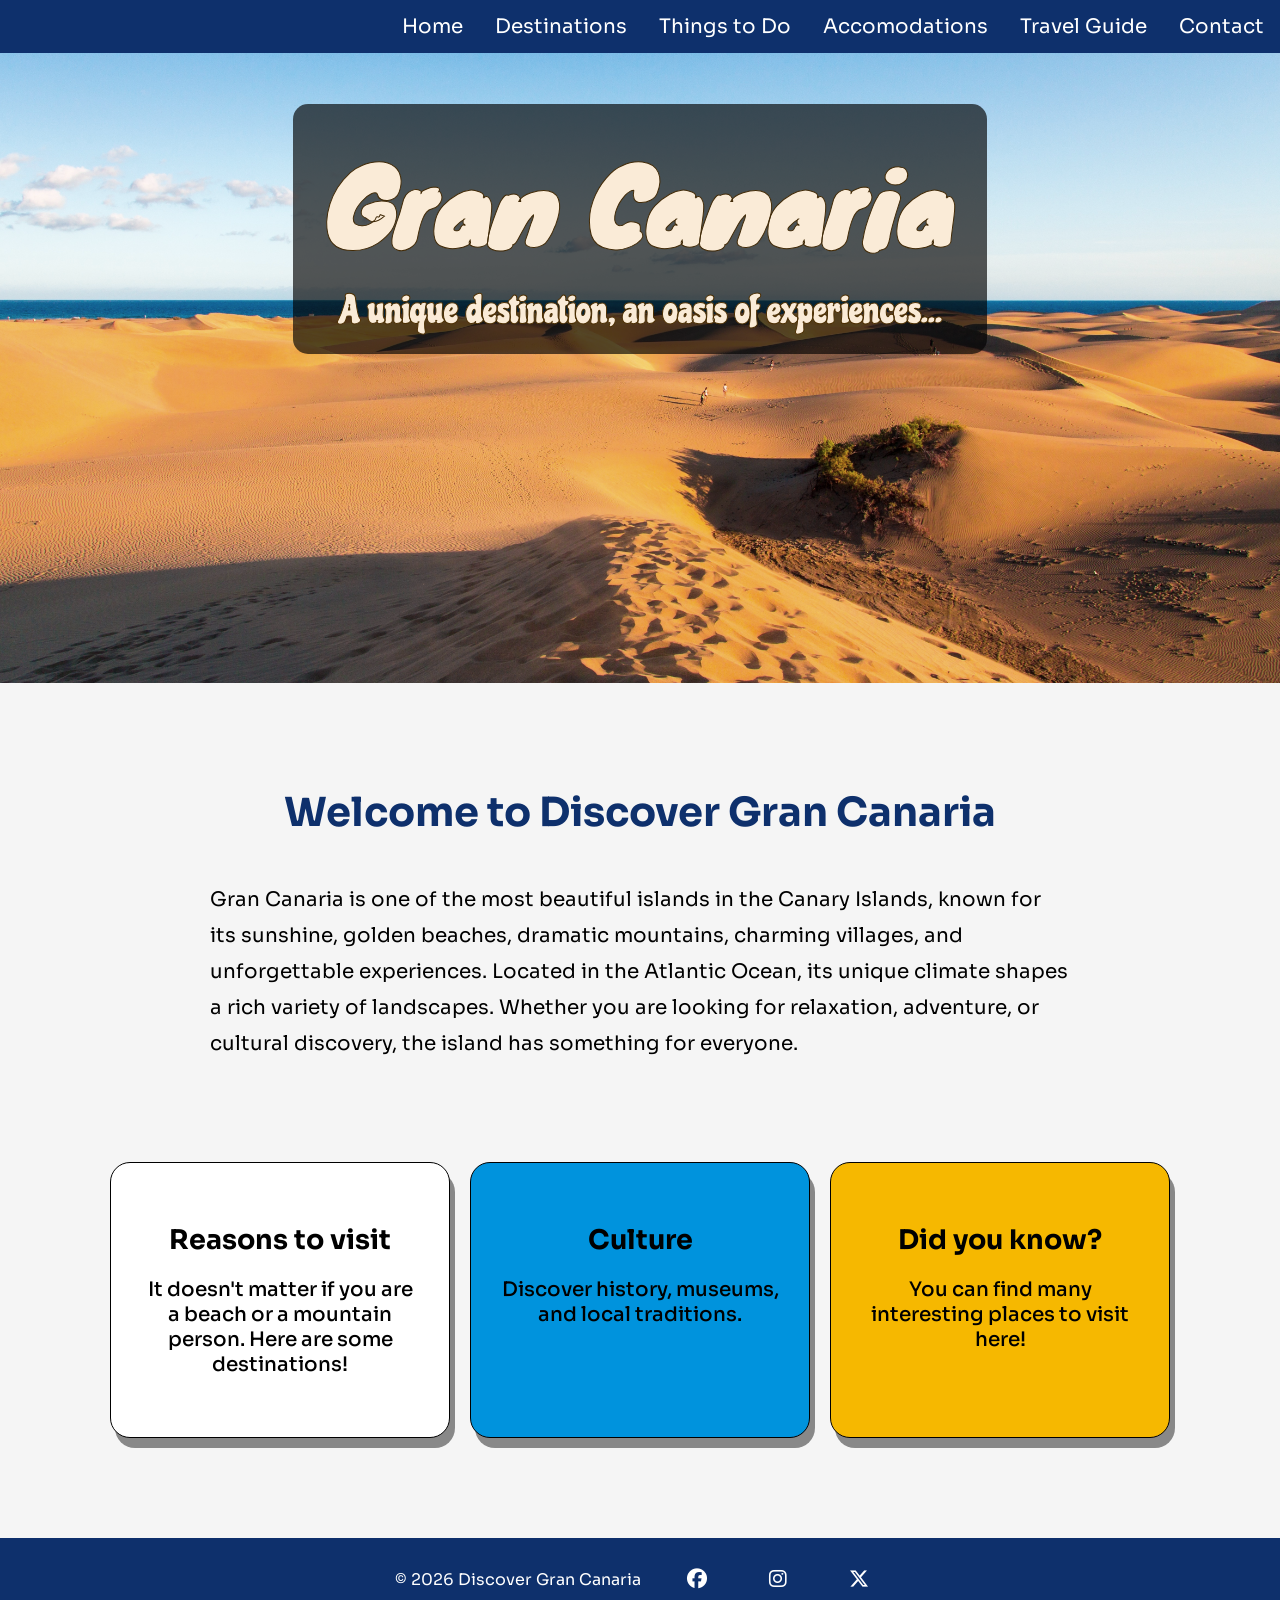
<file: index.html>
<!DOCTYPE html>
<html lang="en">
<head>
    <meta charset="UTF-8">
    <meta name="viewport" content="width=device-width, initial-scale=1.0">
    <link rel="stylesheet" href="assets/css/style.css">
    <link rel="stylesheet" href="https://cdnjs.cloudflare.com/ajax/libs/font-awesome/6.5.0/css/all.min.css">
    <link rel="preconnect" href="https://fonts.googleapis.com">
    <link rel="preconnect" href="https://fonts.gstatic.com" crossorigin>
    <link href="https://fonts.googleapis.com/css2?family=Chicle&family=Fascinate+Inline&family=Funnel+Sans:ital,wght@0,300..800;1,300..800&family=Knewave&family=Sora:wght@100..800&display=swap" rel="stylesheet">
    <title>Discover Gran Canaria</title>
</head>
<body>
    <header>
        <nav>
            <ul>
                <li><a href="index.html">Home</a></li>
                <li><a href="destinations.html">Destinations</a></li>
                <li><a href="things-to-do.html">Things to Do</a></li>
                <li><a href="accomodations.html">Accomodations</a></li>
                <li><a href="guide.html">Travel Guide</a></li>
                <li><a href="contact.html">Contact</a></li>
            </ul>
        </nav>
            <div class="container">
                <img class="background-img" src="assets/images/dunas.jpg" alt="Maspalomas Dunes">
                <div class="centered">
                    <h1>Gran Canaria</h1>
                    <h2>A unique destination, an oasis of experiences...</h2>
                </div>
            </div>
    </header>
    <main>
        <section class="introduction">
            <div class="main-subtitle">
                <h2>Welcome to Discover Gran Canaria</h2>
            </div>
            <div class="main-text">
                <p>Gran Canaria is one of the most beautiful islands in the Canary Islands, known for its sunshine, golden beaches, dramatic mountains, charming villages, and unforgettable experiences. Located in the Atlantic Ocean, its unique climate shapes a rich variety of landscapes. Whether you are looking for relaxation, adventure, or cultural discovery, the island has something for everyone.</p>
            </div>
        </section>
        <section class="introduction-extra">
            <div class="white box">
                <h3>Reasons to visit</h3>
                <p>It doesn't matter if you are a beach or a mountain person. Here are some destinations!</p>
            </div>

            <div class="blue box">
                <h3>Culture</h3>
                <p>Discover history, museums, and local traditions.</p>
            </div>

            <div class="yellow box">
                <h3>Did you know?</h3>
                <p>You can find many interesting places to visit here!</p>
            </div>
        </section>
    </main>
    <footer>
        <ul>
            <li id="copyright">&copy; 2026 Discover Gran Canaria</li>
            <li>
                <a href="https://www.facebook.com/?locale=en_GB"
                    target="_blank"
                    rel="noopener noreferrer"
                    aria-label="Visit our Facebook page">
                    <i class="fa-brands fa-facebook" aria-hidden="true"></i>
                </a>
            </li>

            <li>
                <a href="https://www.instagram.com/?hl=en"
                    target="_blank"
                    rel="noopener noreferrer"
                    aria-label="Visit our Instagram page">
                    <i class="fa-brands fa-instagram" aria-hidden="true"></i>
                </a>
            </li>

            <li>
                <a href="https://x.com/"
                    target="_blank"
                    rel="noopener noreferrer"
                    aria-label="Visit our X (Twitter) page">
                    <i class="fa-brands fa-x-twitter" aria-hidden="true"></i>
                </a>
            </li>
        </ul>
    </footer>
</body>
</html>
</file>
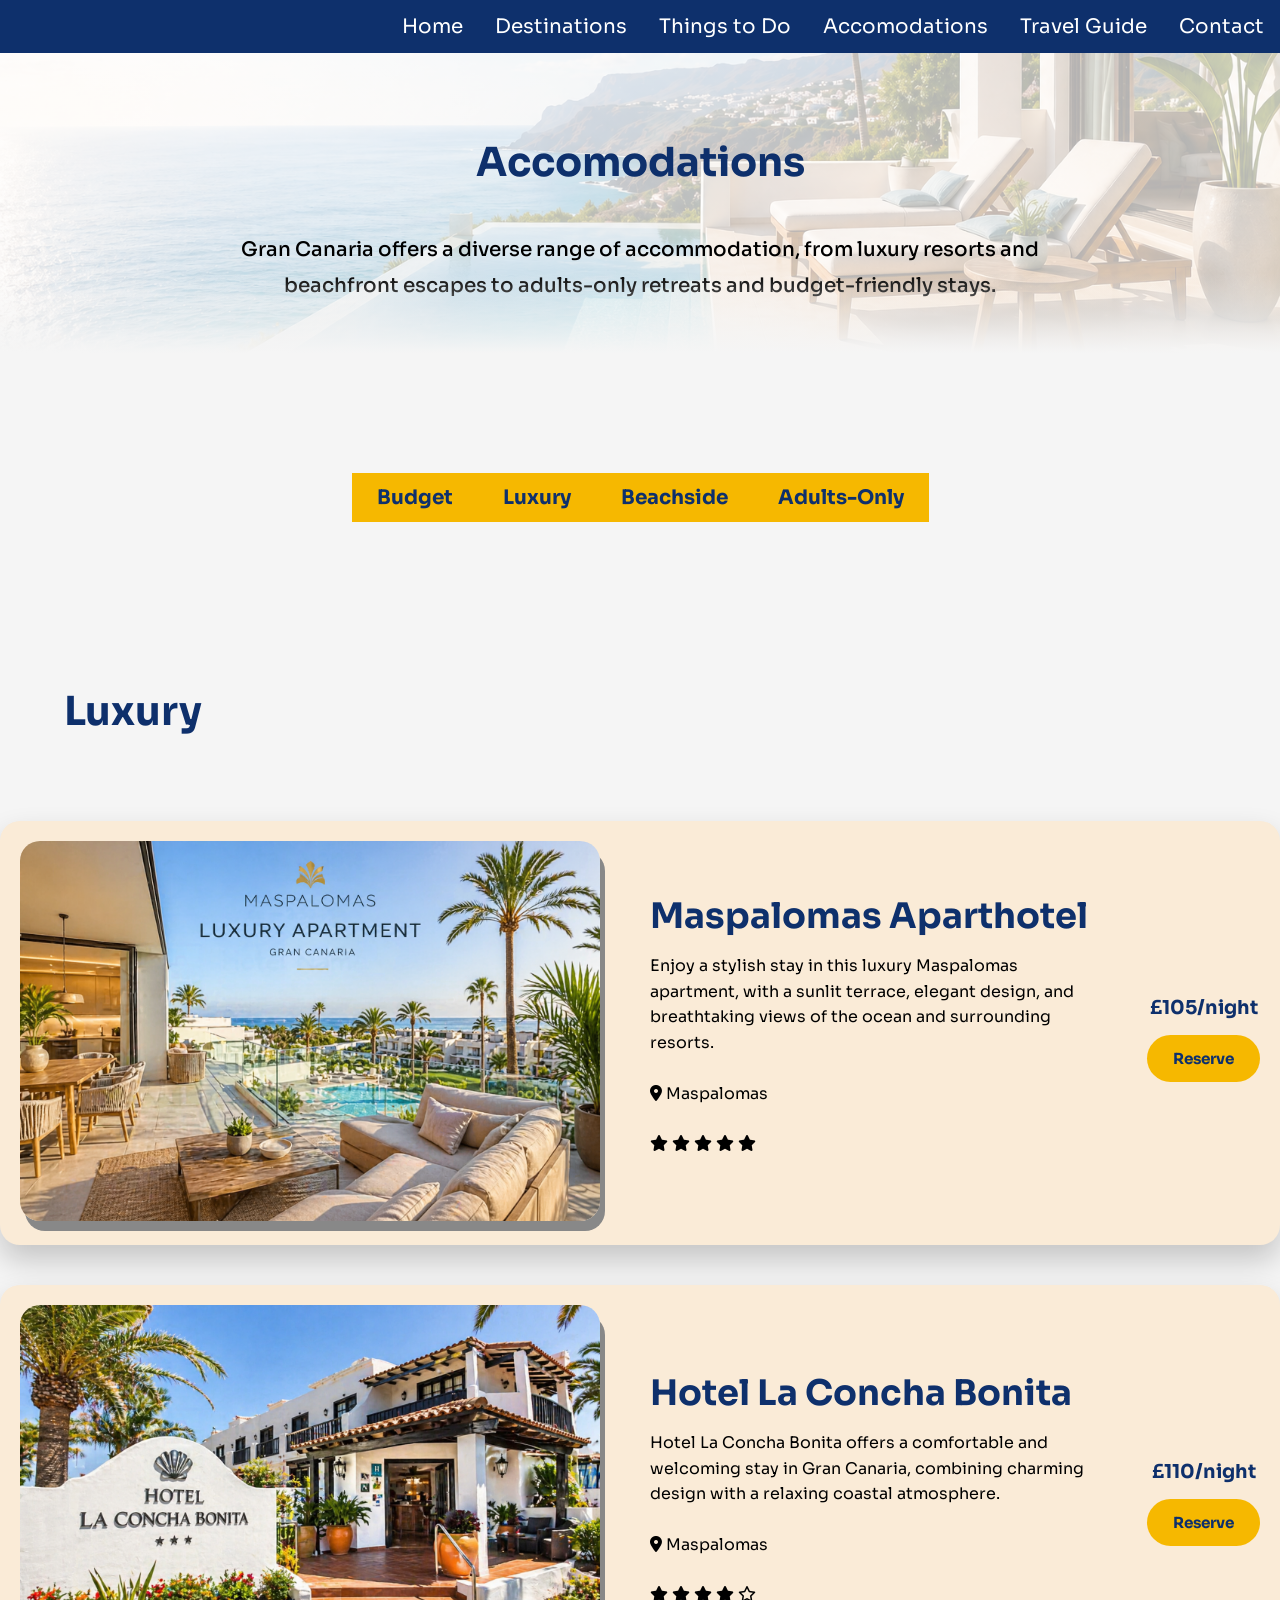
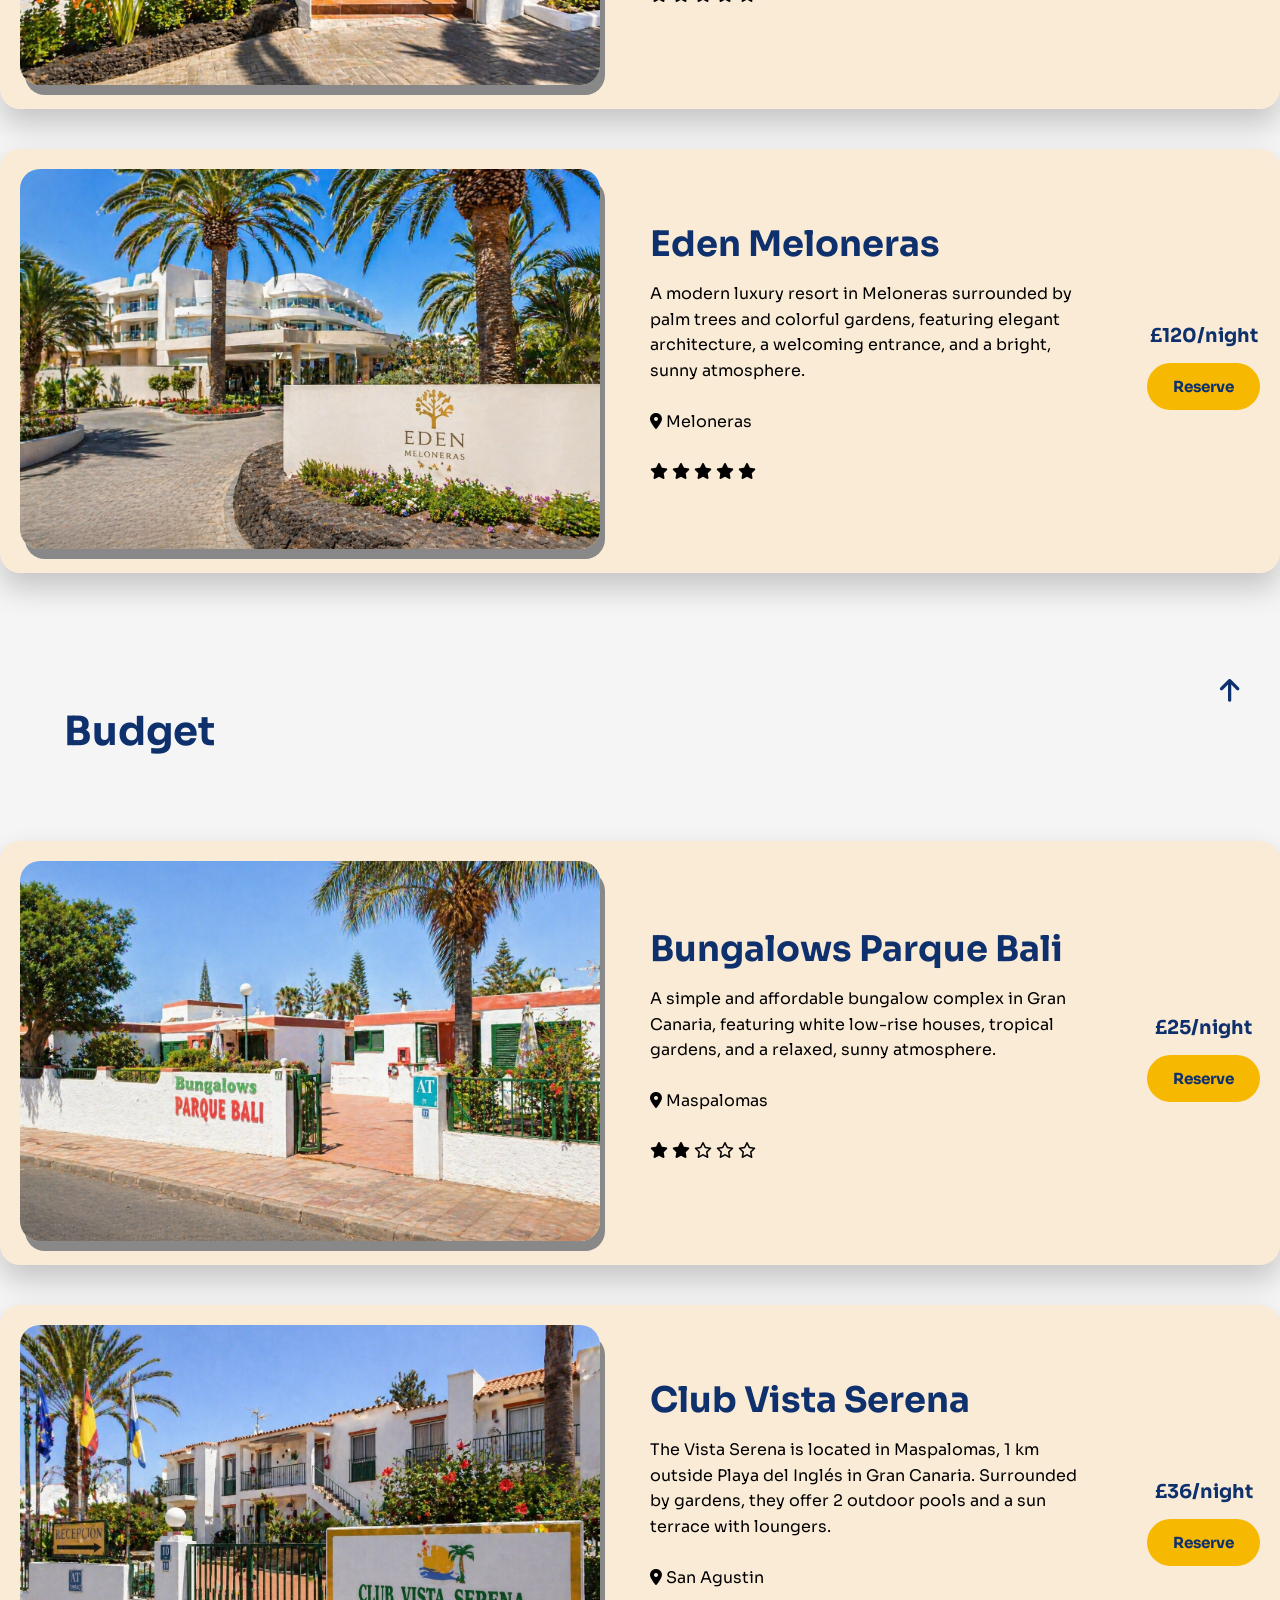
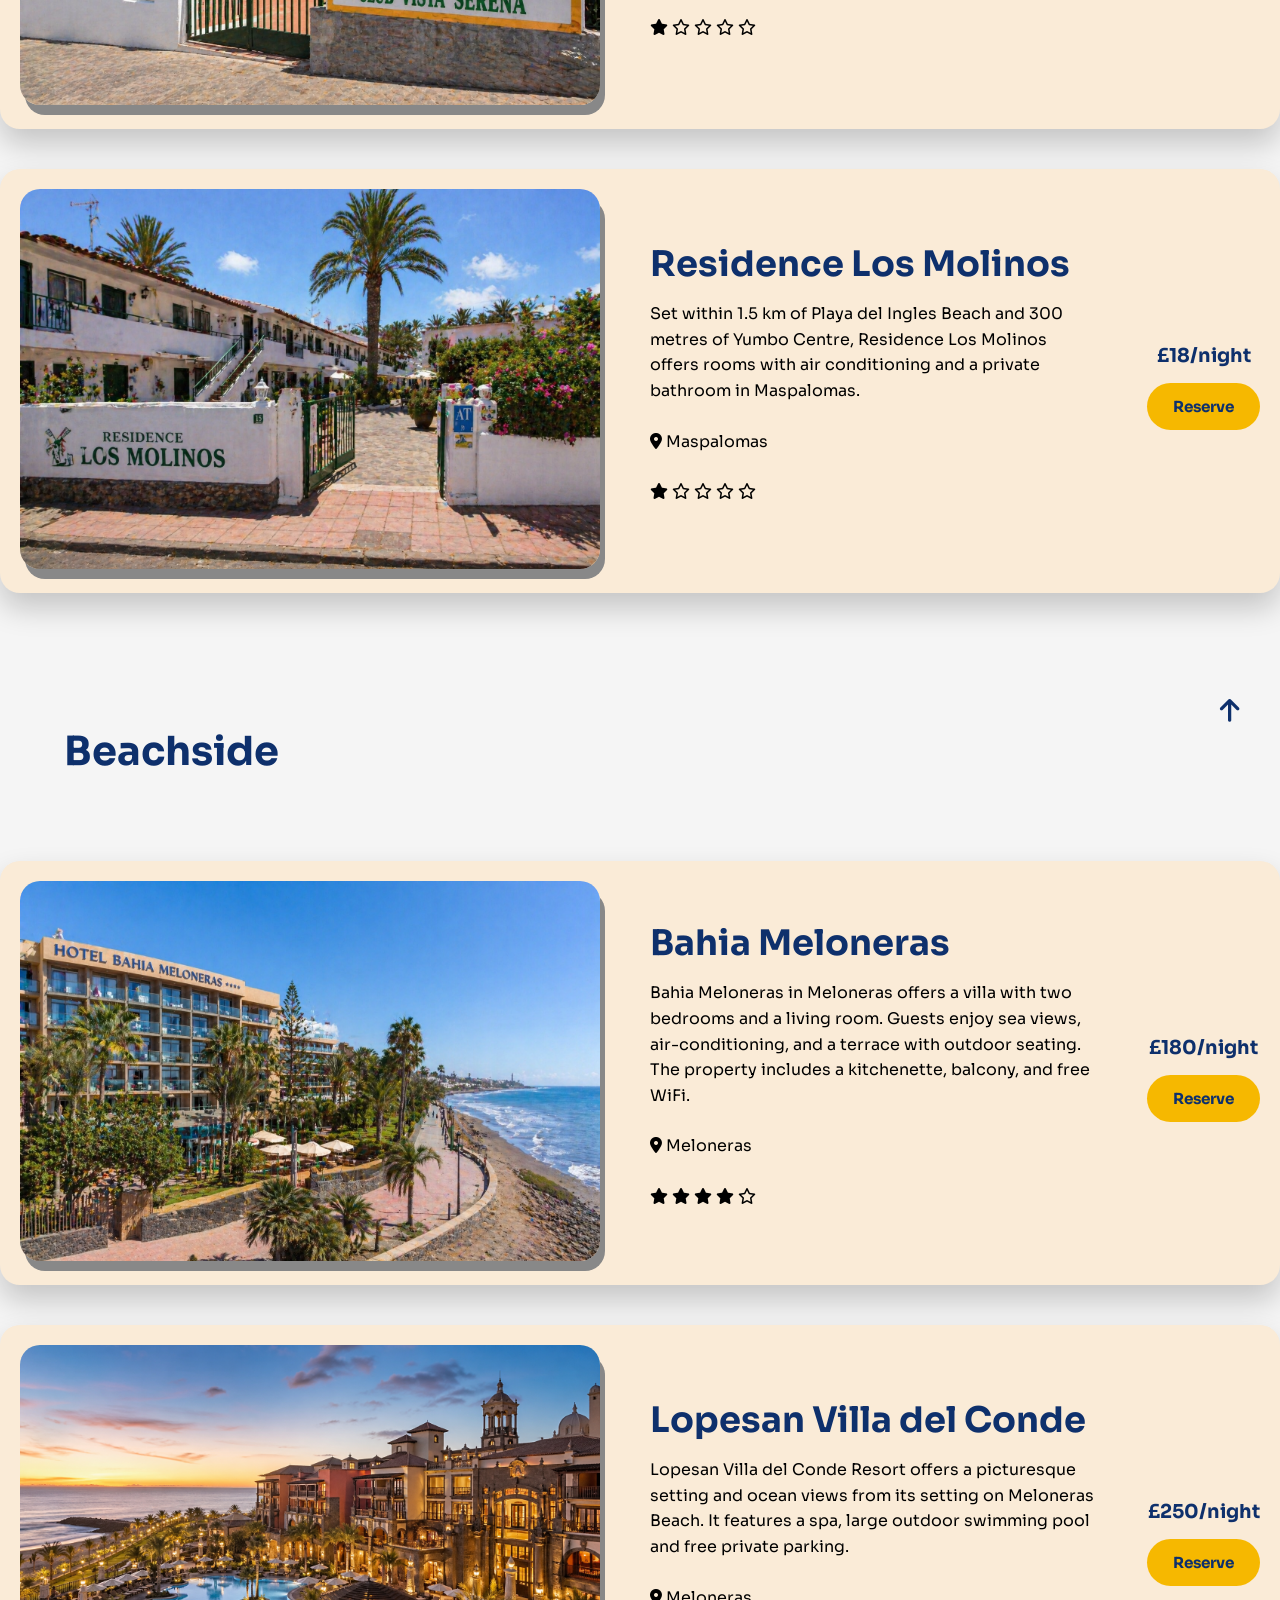
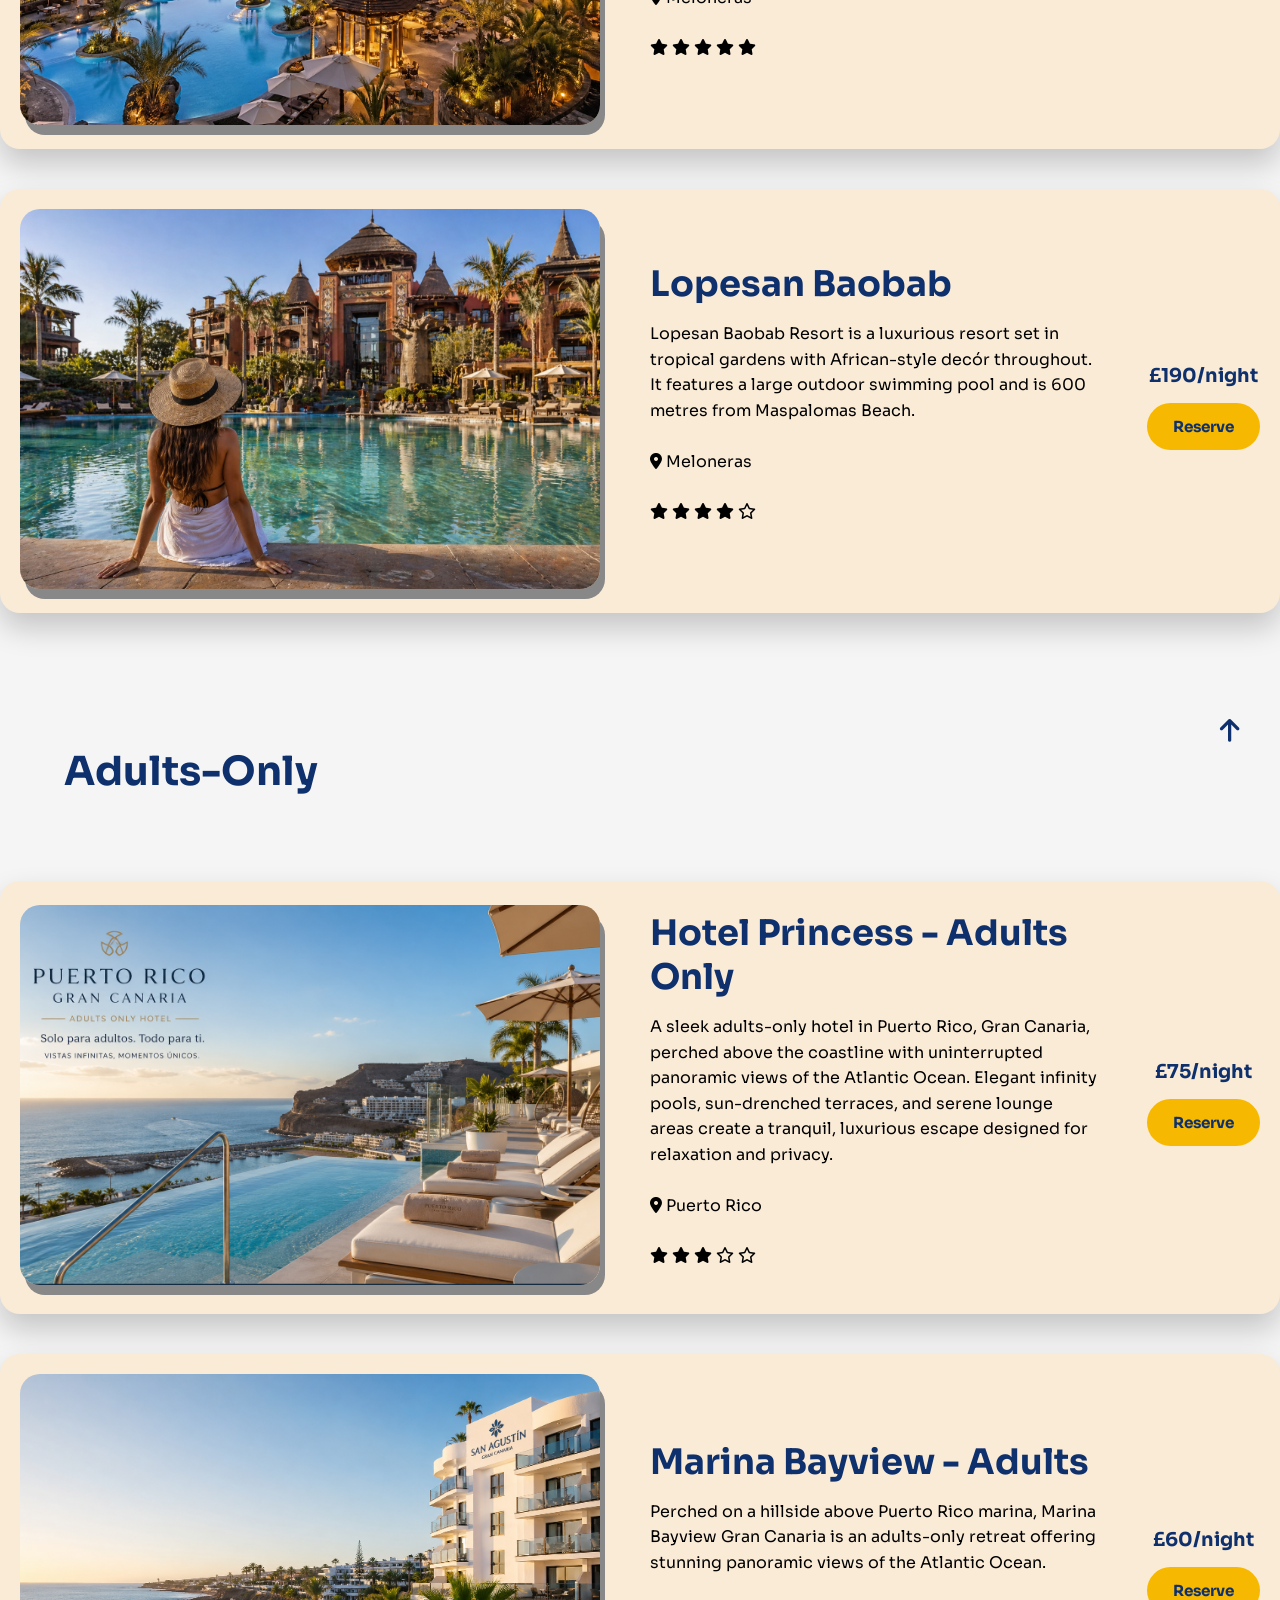
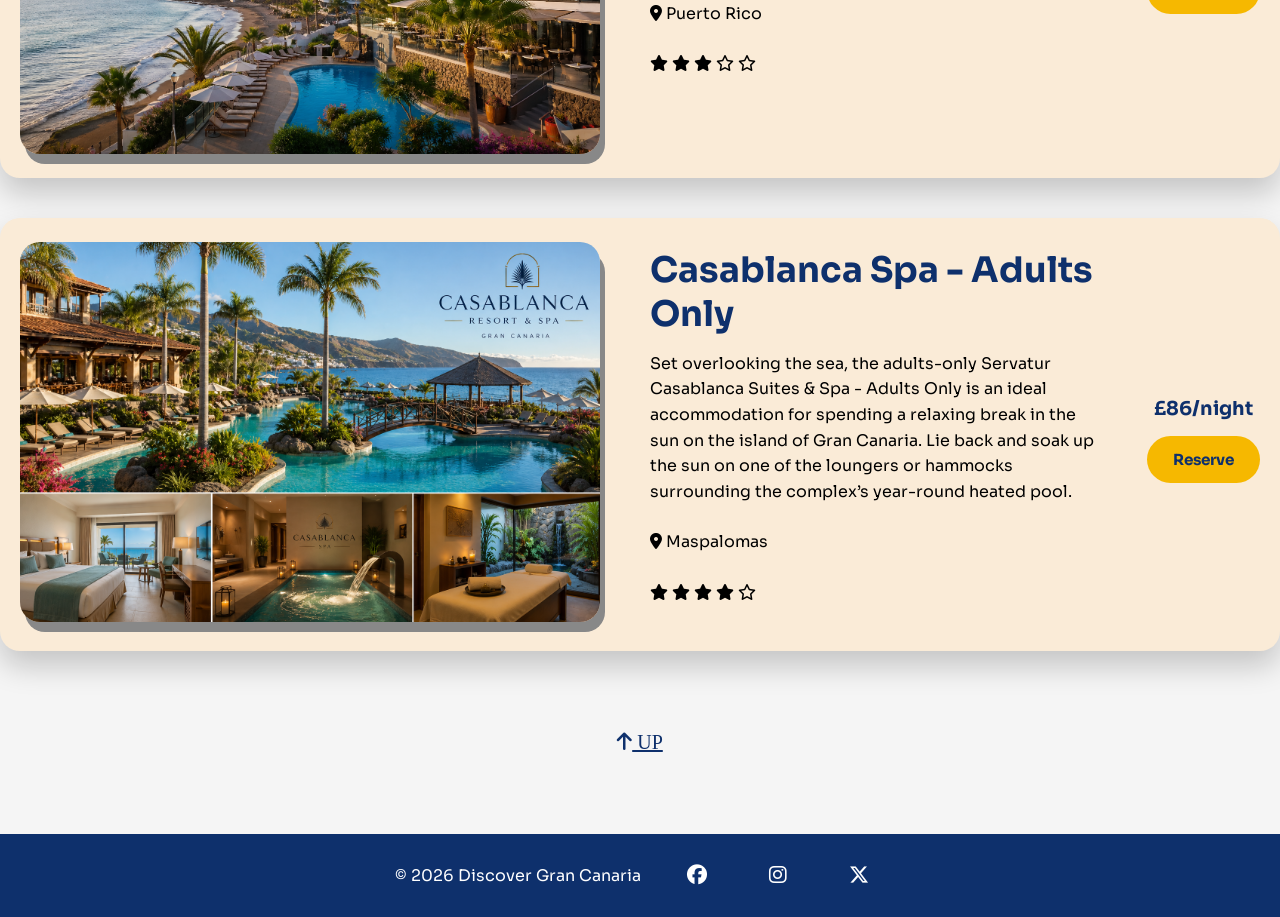
<file: accomodations.html>
<!DOCTYPE html>
<html lang="en">
<head>
    <meta charset="UTF-8">
    <meta name="viewport" content="width=device-width, initial-scale=1.0">
    <link rel="stylesheet" href="assets/css/style.css">
    <link rel="stylesheet" href="https://cdnjs.cloudflare.com/ajax/libs/font-awesome/6.5.0/css/all.min.css">
    <link rel="preconnect" href="https://fonts.googleapis.com">
    <link rel="preconnect" href="https://fonts.gstatic.com" crossorigin>
    <link href="https://fonts.googleapis.com/css2?family=Chicle&family=Fascinate+Inline&family=Funnel+Sans:ital,wght@0,300..800;1,300..800&family=Knewave&family=Sora:wght@100..800&display=swap" rel="stylesheet">
    <title>Discover Gran Canaria</title>
</head>
<body>
    <header>
        <nav>
            <ul>
                <li><a href="index.html">Home</a></li>
                <li><a href="destinations.html">Destinations</a></li>
                <li><a href="things-to-do.html">Things to Do</a></li>
                <li><a href="accomodations.html">Accomodations</a></li>
                <li><a href="guide.html">Travel Guide</a></li>
                <li><a href="contact.html">Contact</a></li>
            </ul>
        </nav>
        
    </header>
    <main>

        <section class="introduction introduction-background" id="accomodations-background-img">
            <div class="main-title">
                <h1 id="top">Accomodations</h1>
            </div>
            <div class="main-text">
                <p>Gran Canaria offers a diverse range of accommodation,
                from luxury resorts and beachfront escapes to adults-only 
                retreats and budget-friendly stays.</p>
            </div>
        </section>

        <div class="accommodation-button">
            <ul>
                <li><a href="#budget" >Budget</a></li>
                <li><a href="#luxury">Luxury</a></li>
                <li><a href="#beachside">Beachside</a></li>
                <li><a href="#adults">Adults-Only</a></li>
            </ul>
        </div>

        <section class="accommodation-section-container">
                <div class="accommodation-section" >
                    <h2 id="luxury">Luxury</h2>
                </div>
        </section>

        <section class="accommodation-container">
            <div class="accomodation-image">
                <img src="assets/images/luxury-maspalomas.png" alt="A bright luxury apartment terrace in Maspalomas">
            </div>
            <div class="accomodation-info">
                <h3>Maspalomas Aparthotel</h3>
                <p>
                    Enjoy a stylish stay in this luxury Maspalomas apartment, with a sunlit terrace,
                    elegant design, and breathtaking views of the ocean and surrounding resorts.
                </p>
                <p><i class="fa-solid fa-location-dot"></i> Maspalomas</p>
                <p><i class="fa-solid fa-star"></i>
                   <i class="fa-solid fa-star"></i>
                   <i class="fa-solid fa-star"></i>
                   <i class="fa-solid fa-star"></i>
                   <i class="fa-solid fa-star"></i>
                </p>
            </div>
            <div class="accomodation-button-info">
                <p>£105/night</p>
                <a href="https://www.booking.com/index.en-gb.html?label=city-Maspalomas-1tw7y2hMc0TzWYsfnvHVmgS630540021023%3Apl%3Ata%3Ap1%3Ap2%3Aac%3Aap%3Aneg%3Afi%3Atikwd-299261413333%3Alp9044958%3Ali%3Adec%3Adm&sid=1f7b640f98b1cf9a41698c8b226a9288&gclid=Cj0KCQjw77bPBhC_ARIsAGAjjV90cyt5KlJ0_PEFvZ8zAC9BOAq7f7TpzGqGFperppp7UpFeF_bkqzYaAj61EALw_wcB&aid=1225108" target="_blank" class="destination-button" >
                    Reserve
                </a>
            </div>
        </section>
        <section class="accommodation-container">
            <div class="accomodation-image">
                <img src="assets/images/luxury-bonita.png" alt="A bright and welcoming hotel entrance in Gran Canaria, featuring a white Mediterranean-style.">
            </div>
            <div class="accomodation-info">
                <h3>Hotel La Concha Bonita</h3>
                <p>
                  Hotel La Concha Bonita offers a comfortable and welcoming stay in Gran Canaria,
                  combining charming design with a relaxing coastal atmosphere.
                </p>
                <p><i class="fa-solid fa-location-dot"></i> Maspalomas</p>
                <p><i class="fa-solid fa-star"></i>
                   <i class="fa-solid fa-star"></i>
                   <i class="fa-solid fa-star"></i>
                   <i class="fa-solid fa-star"></i>
                   <i class="fa-regular fa-star"></i>
                </p>
            </div>
            <div class="accomodation-button-info">
                <p>£110/night</p>
                <a href="https://www.trivago.co.uk/en-GB/lm?themeId=401&search=200-13841&sem_keyword=hotel%20gran%20canaria&sem_creativeid=781479074393&sem_matchtype=e&sem_network=g&sem_device=c&sem_placement=&sem_target=&sem_adposition=&sem_param1=&sem_param2=&sem_campaignid=11711203864&sem_adgroupid=117681058470&sem_targetid=aud-2376324325641:kwd-121141378&sem_location=9044958&cipc=sem&cip=4419000368&gad_source=1&gad_campaignid=11711203864&gbraid=0AAAAAD6-gN_mtDbhnUefP21LzNhuFadx2&gclid=Cj0KCQjw77bPBhC_ARIsAGAjjV-27MDNfofoasxBu_8MidDYkts0ntmv5msNlAiwPL8v0YjxFa0sgo0aAkyQEALw_wcB" target="_blank" class="destination-button" >
                    Reserve
                </a>
            </div>
        </section>
        <section class="accommodation-container">
            <div class="accomodation-image">
                <img src="assets/images/luxury-meloneras.png" alt="Roque Nublo in Gran Canaria">
            </div>
            <div class="accomodation-info">
                <h3>Eden Meloneras</h3>
                <p>
                    A modern luxury resort in Meloneras surrounded by palm trees and colorful gardens,
                    featuring elegant architecture, a welcoming entrance, and a bright, sunny atmosphere.
                </p>
                <p><i class="fa-solid fa-location-dot"></i> Meloneras</p>
                <p>
                   <i class="fa-solid fa-star"></i>
                   <i class="fa-solid fa-star"></i>
                   <i class="fa-solid fa-star"></i>
                   <i class="fa-solid fa-star"></i>
                   <i class="fa-solid fa-star"></i>
                </p>
            </div>
            <div class="accomodation-button-info">
                <p>£120/night</p>
                <a href="https://www.online-reservations.com/?hotelid=473852&format=simple&gacc=gmcc&gad_source=1&gad_campaignid=20870933251&gbraid=0AAAAACsYb7kEdd7vn28vRbNntB2L3VutG&gclid=Cj0KCQjw77bPBhC_ARIsAGAjjV-KrVx02NszOwlvWmsYzDdRGVTRUFqN8X-aTDAVxpdRTOASBXZtTBAaAmsBEALw_wcB" target="_blank" class="destination-button" >
                    Reserve
                </a>
            </div>
        </section>

        <section class="accommodation-section-container">
            <div class="accommodation-section">
                <h2 id="budget">Budget</h2>
                <a href="#top" class="section-arrow" aria-label="Back to top">
                     <i class="fa-solid fa-arrow-up"></i>
                </a>
            </div>
            
        </section>       

        <section class="accommodation-container">
            <div class="accomodation-image">
                <img src="assets/images/budget-maspalomas.png" alt="Low-rise house with tropical garden.">
            </div>
            <div class="accomodation-info">
                <h3>Bungalows Parque Bali </h3>
                <p>
                    A simple and affordable bungalow complex in Gran Canaria,
                     featuring white low-rise houses, tropical gardens, and a relaxed, sunny atmosphere.
                </p>
                <p><i class="fa-solid fa-location-dot"></i> Maspalomas</p>
                <p>
                   <i class="fa-solid fa-star"></i>
                   <i class="fa-solid fa-star"></i>
                    <i class="fa-regular fa-star"></i>
                    <i class="fa-regular fa-star"></i>
                    <i class="fa-regular fa-star"></i>
                </p>
            </div>
            <div class="accomodation-button-info">
                <p>£25/night</p>
                <a href="https://www.booking.com/hotel/es/bungalows-parque-bali.en-gb.html?aid=1225108&label=city-Maspalomas-1tw7y2hMc0TzWYsfnvHVmgS630540021023%3Apl%3Ata%3Ap1%3Ap2%3Aac%3Aap%3Aneg%3Afi%3Atikwd-299261413333%3Alp9044958%3Ali%3Adec%3Adm&sid=1f7b640f98b1cf9a41698c8b226a9288&dest_id=-391429&dest_type=city&dist=0&group_adults=2&group_children=0&hapos=1&hpos=1&nflt=sth%3D25&no_rooms=1&req_adults=2&req_children=0&room1=A%2CA&sb_price_type=total&sr_order=popularity&srepoch=1777223899&srpvid=b6dc79aa8e3a0030&type=total&ucfs=1&" target="_blank" class="destination-button" >
                    Reserve
                </a>
            </div>
        </section>
        <section class="accommodation-container">
            <div class="accomodation-image">
                <img src="assets/images/budget-serena.png" alt="Apartment surrender by palm trees and a garden.">
            </div>
            <div class="accomodation-info">
                <h3>Club Vista Serena</h3>
                <p>
                    The Vista Serena is located in Maspalomas, 1 km outside Playa del Inglés in Gran Canaria. Surrounded by gardens, they offer 2 outdoor pools and a sun terrace with loungers.
                </p>
                <p><i class="fa-solid fa-location-dot"></i> San Agustin</p>
                <p>
                   <i class="fa-solid fa-star"></i>
                   <i class="fa-regular fa-star"></i>
                   <i class="fa-regular fa-star"></i>
                   <i class="fa-regular fa-star"></i>
                   <i class="fa-regular fa-star"></i>
                </p>
            </div>
            <div class="accomodation-button-info">
                <p>£36/night</p>
                <a href="https://www.booking.com/hotel/es/vistaserena.en-gb.html?aid=1225108&label=city-Maspalomas-1tw7y2hMc0TzWYsfnvHVmgS630540021023%3Apl%3Ata%3Ap1%3Ap2%3Aac%3Aap%3Aneg%3Afi%3Atikwd-299261413333%3Alp9044958%3Ali%3Adec%3Adm&sid=1f7b640f98b1cf9a41698c8b226a9288&dest_id=-391429&dest_type=city&dist=0&group_adults=2&group_children=0&hapos=4&hpos=4&nflt=sth%3D25&no_rooms=1&req_adults=2&req_children=0&room1=A%2CA&sb_price_type=total&sr_order=class_asc&srepoch=1777224112&srpvid=b6dc79aa8e3a0030&type=total&ucfs=1&" target="_blank" class="destination-button" >
                   Reserve
                </a>
            </div>
        </section>
        <section class="accommodation-container">
            <div class="accomodation-image">
                <img src="assets/images/budget-molinos.png" alt="A cosy appartment with tropical gardens.">
            </div>
            <div class="accomodation-info">
                <h3>Residence Los Molinos</h3>
                <p>
                    Set within 1.5 km of Playa del Ingles Beach and 300 metres of Yumbo Centre,
                    Residence Los Molinos offers rooms with air conditioning and a private bathroom in Maspalomas.
                </p>
                <p><i class="fa-solid fa-location-dot"></i> Maspalomas</p>
                <p>
                   <i class="fa-solid fa-star"></i>
                   <i class="fa-regular fa-star"></i>
                   <i class="fa-regular fa-star"></i>
                   <i class="fa-regular fa-star"></i>
                   <i class="fa-regular fa-star"></i>
                </p>
            </div>
            <div class="accomodation-button-info">
                <p>£18/night</p>
                <a href="https://www.booking.com/hotel/es/residence-los-molinos.en-gb.html?aid=1225108&label=city-Maspalomas-1tw7y2hMc0TzWYsfnvHVmgS630540021023%3Apl%3Ata%3Ap1%3Ap2%3Aac%3Aap%3Aneg%3Afi%3Atikwd-299261413333%3Alp9044958%3Ali%3Adec%3Adm&sid=1f7b640f98b1cf9a41698c8b226a9288&dest_id=-391429&dest_type=city&dist=0&group_adults=2&group_children=0&hapos=8&hpos=8&nflt=sth%3D25&no_rooms=1&req_adults=2&req_children=0&room1=A%2CA&sb_price_type=total&sr_order=class_asc&srepoch=1777224401&srpvid=b6dc79aa8e3a0030&type=total&ucfs=1&" target="_blank" class="destination-button" >
                   Reserve
                </a>
            </div>
        </section>
        
        <section class="accommodation-section-container">
                <div class="accommodation-section">
                    <h2 id="beachside">Beachside</h2>
                   <a href="#top" class="section-arrow" aria-label="Back to top">
                     <i class="fa-solid fa-arrow-up"></i>
                   </a>
                </div>
        </section>


        <section class="accommodation-container">
            <div class="accomodation-image">
                <img src="assets/images/beachside-meloneras.png" alt="A hotel near the sea.">
            </div>
            <div class="accomodation-info">
                <h3>Bahia Meloneras</h3>
                <p>
                    Bahia Meloneras in Meloneras offers a villa with two bedrooms and a living room. Guests enjoy sea views, air-conditioning, and a terrace with outdoor seating.
                    The property includes a kitchenette, balcony, and free WiFi.
                </p>
                <p><i class="fa-solid fa-location-dot"></i> Meloneras</p>
                <p>
                   <i class="fa-solid fa-star"></i>
                    <i class="fa-solid fa-star"></i>
                    <i class="fa-solid fa-star"></i>
                    <i class="fa-solid fa-star"></i>
                   <i class="fa-regular fa-star"></i>
                </p>
            </div>
            <div class="accomodation-button-info">
                <p>£180/night</p>
                <a href="https://www.booking.com/hotel/es/bahia-meloneras-san-bartolome-de-tirajana12.en-gb.html?aid=1225108&label=city-Maspalomas-1tw7y2hMc0TzWYsfnvHVmgS630540021023%3Apl%3Ata%3Ap1%3Ap2%3Aac%3Aap%3Aneg%3Afi%3Atikwd-299261413333%3Alp9044958%3Ali%3Adec%3Adm&sid=1f7b640f98b1cf9a41698c8b226a9288&dist=0&group_adults=2&group_children=0&hapos=4&hpos=4&no_rooms=1&req_adults=2&req_children=0&room1=A%2CA&sb_price_type=total&sr_order=popularity&srepoch=1777224628&srpvid=3fbf7b07b6d5043e&type=total&ucfs=1&" target="_blank" class="destination-button" >
                    Reserve
                </a>
            </div>
        </section>
        <section class="accommodation-container">
            <div class="accomodation-image">
                <img src="assets/images/beachside-lopesan.png" alt="Luxurious hotel">
            </div>
            <div class="accomodation-info">
                <h3>Lopesan Villa del Conde</h3>
                <p>
                    Lopesan Villa del Conde Resort offers a picturesque setting and ocean views from its setting on Meloneras Beach.
                    It features a spa, large outdoor swimming pool and free private parking.
                </p>
                <p><i class="fa-solid fa-location-dot"></i> Meloneras</p>
                <p>
                   <i class="fa-solid fa-star"></i>
                   <i class="fa-solid fa-star"></i>
                   <i class="fa-solid fa-star"></i>
                   <i class="fa-solid fa-star"></i>
                   <i class="fa-solid fa-star"></i>
                </p>
            </div>
            <div class="accomodation-button-info">
                <p>£250/night</p>
                <a href="https://www.booking.com/hotel/es/lopesan-villa-del-conde-resort-thalasso.en-gb.html?aid=1225108&label=city-Maspalomas-1tw7y2hMc0TzWYsfnvHVmgS630540021023%3Apl%3Ata%3Ap1%3Ap2%3Aac%3Aap%3Aneg%3Afi%3Atikwd-299261413333%3Alp9044958%3Ali%3Adec%3Adm&sid=1f7b640f98b1cf9a41698c8b226a9288&dist=0&group_adults=2&group_children=0&hapos=1&hpos=1&no_rooms=1&req_adults=2&req_children=0&room1=A%2CA&sb_price_type=total&sr_order=popularity&srepoch=1777225228&srpvid=3fbf7b07b6d5043e&type=total&ucfs=1&" target="_blank" class="destination-button" >
                    Reserve
                </a>
            </div>
        </section>
        <section class="accommodation-container">
            <div class="accomodation-image">
                <img src="assets/images/beachside-baobab.png" alt="A tropical gardens hotel with african-style decoration.">
            </div>
            <div class="accomodation-info">
                <h3>Lopesan Baobab</h3>
                <p>
                    Lopesan Baobab Resort is a luxurious resort set in tropical gardens with African-style decór throughout.
                    It features a large outdoor swimming pool and is 600 metres from Maspalomas Beach.
                </p>
                <p><i class="fa-solid fa-location-dot"></i> Meloneras</p>
                <p>
                   <i class="fa-solid fa-star"></i>
                    <i class="fa-solid fa-star"></i>
                    <i class="fa-solid fa-star"></i>
                    <i class="fa-solid fa-star"></i>
                   <i class="fa-regular fa-star"></i>
                </p>
            </div>
            <div class="accomodation-button-info">
                <p>£190/night</p>
                <a href="https://www.booking.com/hotel/es/lopesan-baobab-resort.en-gb.html?aid=1225108&label=city-Maspalomas-1tw7y2hMc0TzWYsfnvHVmgS630540021023%3Apl%3Ata%3Ap1%3Ap2%3Aac%3Aap%3Aneg%3Afi%3Atikwd-299261413333%3Alp9044958%3Ali%3Adec%3Adm&sid=1f7b640f98b1cf9a41698c8b226a9288&dist=0&group_adults=2&group_children=0&hapos=3&hpos=3&no_rooms=1&req_adults=2&req_children=0&room1=A%2CA&sb_price_type=total&sr_order=popularity&srepoch=1777225453&srpvid=3fbf7b07b6d5043e&type=total&ucfs=1&" target="_blank" class="destination-button" >
                    Reserve
                </a>
            </div>
        </section>
        
        <section class="accommodation-section-container">
            <div class="accommodation-section">
                <h2 id="adults">Adults-Only</h2>
                <a href="#top" class="section-arrow" aria-label="Back to top">
                    <i class="fa-solid fa-arrow-up"></i>
                </a>
            </div>
        </section>

        <section class="accommodation-container">
            <div class="accomodation-image">
                <img src="assets/images/adults-puertorico.png" alt="A hotel balcony in front of the sea.">
            </div>
            <div class="accomodation-info">
                <h3>Hotel Princess - Adults Only</h3>
                <p>
                    A sleek adults-only hotel in Puerto Rico, Gran Canaria, perched above the coastline with uninterrupted panoramic
                    views of the Atlantic Ocean. Elegant infinity pools, sun-drenched terraces, and serene lounge areas
                    create a tranquil, luxurious escape designed for relaxation and privacy.
                </p>
                <p><i class="fa-solid fa-location-dot"></i> Puerto Rico</p>
                <p>
                   <i class="fa-solid fa-star"></i>
                    <i class="fa-solid fa-star"></i>
                    <i class="fa-solid fa-star"></i>
                    <i class="fa-regular fa-star"></i>
                   <i class="fa-regular fa-star"></i>
                </p>
            </div>
            <div class="accomodation-button-info">
                <p>£75/night</p>
                <a href="https://www.booking.com/hotel/es/gran-canaria-princess.en.html?aid=311076;label=gran-canaria-princess-oXMrcxjo6SiE7VAfKJZtQAS392692237593:pl:ta:p1:p2:ac:ap:neg:fi:tikwd-850034623135:lp9044958:li:dec:dm:ppccp=UmFuZG9tSVYkc2RlIyh9YSNxgVPQVI7AT3fx1WXiwSU;ws=&gad_source=1&gad_campaignid=184274957&gbraid=0AAAAAD_Ls1KgDg9SGayHgAWyNOwVEqwc_&gclid=Cj0KCQjw77bPBhC_ARIsAGAjjV-dIs7aQcxzjXxoNXWuCjWBkwL7OjWsqZjS10oWYmmCM9Zj4HKVjPcaAvA4EALw_wcB#availability" target="_blank" class="destination-button" >
                    Reserve
                </a>
            </div>
        </section>
                <section class="accommodation-container">
            <div class="accomodation-image">
                <img src="assets/images/adults-sanagustin.png" alt="A hotel with views of the Atlantic Ocean.">
            </div>
            <div class="accomodation-info">
                <h3>Marina Bayview - Adults</h3>
                <p>
                    Perched on a hillside above Puerto Rico marina, Marina Bayview Gran Canaria
                    is an adults-only retreat offering stunning panoramic views of the Atlantic Ocean.
                </p>
                <p><i class="fa-solid fa-location-dot"></i> Puerto Rico</p>
                <p>
                   <i class="fa-solid fa-star"></i>
                    <i class="fa-solid fa-star"></i>
                    <i class="fa-solid fa-star"></i>
                    <i class="fa-regular fa-star"></i>
                   <i class="fa-regular fa-star"></i>
                </p>
            </div>
            <div class="accomodation-button-info">
                <p>£60/night</p>
                <a href="https://www.booking.com/hotel/es/marina-bayview.en-gb.html?aid=2378099&amp;label=olr-gmcc-consentno&amp;checkin=2026-05-03&amp;checkout=2026-05-04" target="_blank" class="destination-button">
                    Reserve
                </a>
            </div>
        </section>
        <section class="accommodation-container">
            <div class="accomodation-image">
                <img src="assets/images/adults-casablanca.png" alt="Resort with spa and swimming.">
            </div>
            <div class="accomodation-info">
                <h3>Casablanca Spa - Adults Only</h3>
                <p>
                    Set overlooking the sea, the adults-only Servatur Casablanca Suites & Spa - Adults Only is an ideal accommodation for spending a relaxing break in the sun on the island of Gran Canaria.
                    Lie back and soak up the sun on one of the loungers or hammocks surrounding the complex’s year-round heated pool.
                </p>
                <p><i class="fa-solid fa-location-dot"></i> Maspalomas</p>
                <p>
                   <i class="fa-solid fa-star"></i>
                    <i class="fa-solid fa-star"></i>
                    <i class="fa-solid fa-star"></i>
                    <i class="fa-solid fa-star"></i>
                   <i class="fa-regular fa-star"></i>
                </p>
            </div>
            <div class="accomodation-button-info">
                <p>£86/night</p>
                <a href="https://www.booking.com/hotel/es/apartamentos-casablanca-puerto-rico.en-gb.html" target="_blank" class="destination-button">
                    Reserve
                </a>
            </div>
        </section>

        <div class="introduction">
            <div class="main-title">
                <a href="#top" id="arrow-button">
                    <i class="fa-solid fa-arrow-up"></i>
                    UP
                </a>
            </div>
        </div>

    </main>
    <footer>
        <ul>
            <li id="copyright">&copy; 2026 Discover Gran Canaria</li>
            <li>
                <a href="https://www.facebook.com/?locale=en_GB"
                    target="_blank"
                    rel="noopener noreferrer"
                    aria-label="Visit our Facebook page">
                    <i class="fa-brands fa-facebook" aria-hidden="true"></i>
                </a>
            </li>

            <li>
                <a href="https://www.instagram.com/?hl=en"
                    target="_blank"
                    rel="noopener noreferrer"
                    aria-label="Visit our Instagram page">
                    <i class="fa-brands fa-instagram" aria-hidden="true"></i>
                </a>
            </li>

            <li>
                <a href="https://x.com/"
                    target="_blank"
                    rel="noopener noreferrer"
                    aria-label="Visit our X (Twitter) page">
                    <i class="fa-brands fa-x-twitter" aria-hidden="true"></i>
                </a>
            </li>
        </ul>
    </footer>
</body>
</html>
</file>
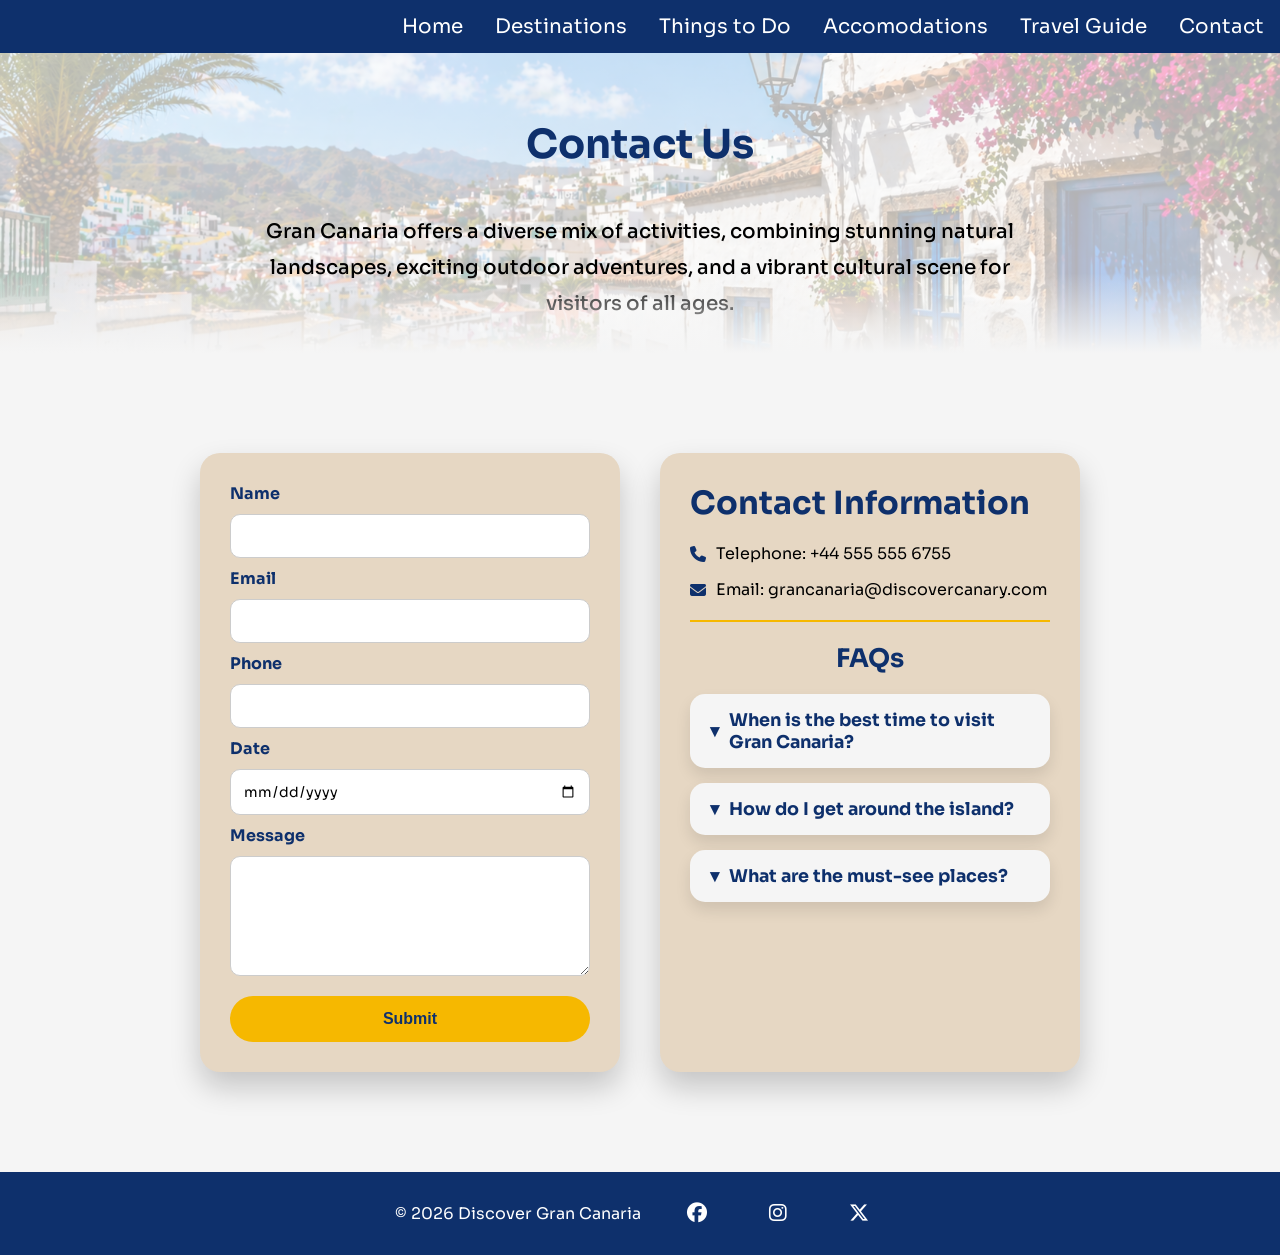
<file: contact.html>
<!DOCTYPE html>
<html lang="en">
<head>
    <meta charset="UTF-8">
    <meta name="viewport" content="width=device-width, initial-scale=1.0">
    <link rel="stylesheet" href="assets/css/style.css">
    <link rel="stylesheet" href="https://cdnjs.cloudflare.com/ajax/libs/font-awesome/6.5.0/css/all.min.css">
    <link rel="preconnect" href="https://fonts.googleapis.com">
    <link rel="preconnect" href="https://fonts.gstatic.com" crossorigin>
    <link href="https://fonts.googleapis.com/css2?family=Chicle&family=Fascinate+Inline&family=Funnel+Sans:ital,wght@0,300..800;1,300..800&family=Knewave&family=Sora:wght@100..800&display=swap" rel="stylesheet">
    <title>Discover Gran Canaria</title>
</head>
<body>
    <header>
        <nav>
            <ul>
                <li><a href="index.html">Home</a></li>
                <li><a href="destinations.html">Destinations</a></li>
                <li><a href="things-to-do.html">Things to Do</a></li>
                <li><a href="accomodations.html">Accomodations</a></li>
                <li><a href="guide.html">Travel Guide</a></li>
                <li><a href="contact.html">Contact</a></li>
            </ul>
        </nav>
        
    </header>
    <main>

        <section class="introduction introduction-background" id="contacts-background-img">
            <div class="main-title">
                <h1>Contact Us</h1>
            </div>
            <div class="main-text">
                <p>Gran Canaria offers a diverse mix of activities, combining stunning natural landscapes, exciting outdoor adventures, and a vibrant cultural scene for visitors of all ages.</p>
            </div>
        </section>

        <section class="form-container">
            <div class="form-content">
                <form>
                        <label for="name">Name</label>
                        <input type="text" id="name" name="name" required>

                        <label for="email">Email</label>
                        <input type="email" id="email" name="email" required>

                        <label for="phone">Phone</label>
                        <input type="tel" id="phone" name="phone">

                        <label for="date">Date</label>
                        <input type="date" id="date" name="date">

                        <label for="message">Message</label>
                        <textarea id="message" name="message"></textarea>

                        <button type="submit">Submit</button>
                </form>
            </div>
            <div class="contact-info">
                <h2>Contact Information</h2>

                <p><i class="fa-solid fa-phone"></i> Telephone: +44 555 555 6755</p>
                <p><i class="fa-solid fa-envelope"></i> Email: grancanaria@discovercanary.com</p>

                <hr>

                <h3>FAQs</h3>

                <div class="faq-box">
                    <details>
                    <summary>When is the best time to visit Gran Canaria?</summary>
                    <p>All year round thanks to its warm climate.</p>
                    </details>

                    <details>
                    <summary>How do I get around the island?</summary>
                    <p>You can use buses, taxis, or rent a car.</p>
                    </details>

                    <details>
                    <summary>What are the must-see places?</summary>
                    <p>Maspalomas Dunes, Roque Nublo, and Puerto de Mogán.</p>
                    </details>
                </div>
                </div>
        </section>
    </main>

    <footer>
        <ul>
            <li id="copyright">&copy; 2026 Discover Gran Canaria</li>
            <li>
                <a href="https://www.facebook.com/?locale=en_GB"
                    target="_blank"
                    rel="noopener noreferrer"
                    aria-label="Visit our Facebook page">
                    <i class="fa-brands fa-facebook" aria-hidden="true"></i>
                </a>
            </li>

            <li>
                <a href="https://www.instagram.com/?hl=en"
                    target="_blank"
                    rel="noopener noreferrer"
                    aria-label="Visit our Instagram page">
                    <i class="fa-brands fa-instagram" aria-hidden="true"></i>
                </a>
            </li>

            <li>
                <a href="https://x.com/"
                    target="_blank"
                    rel="noopener noreferrer"
                    aria-label="Visit our X (Twitter) page">
                    <i class="fa-brands fa-x-twitter" aria-hidden="true"></i>
                </a>
            </li>
        </ul>
    </footer>
</body>
</html>
</file>
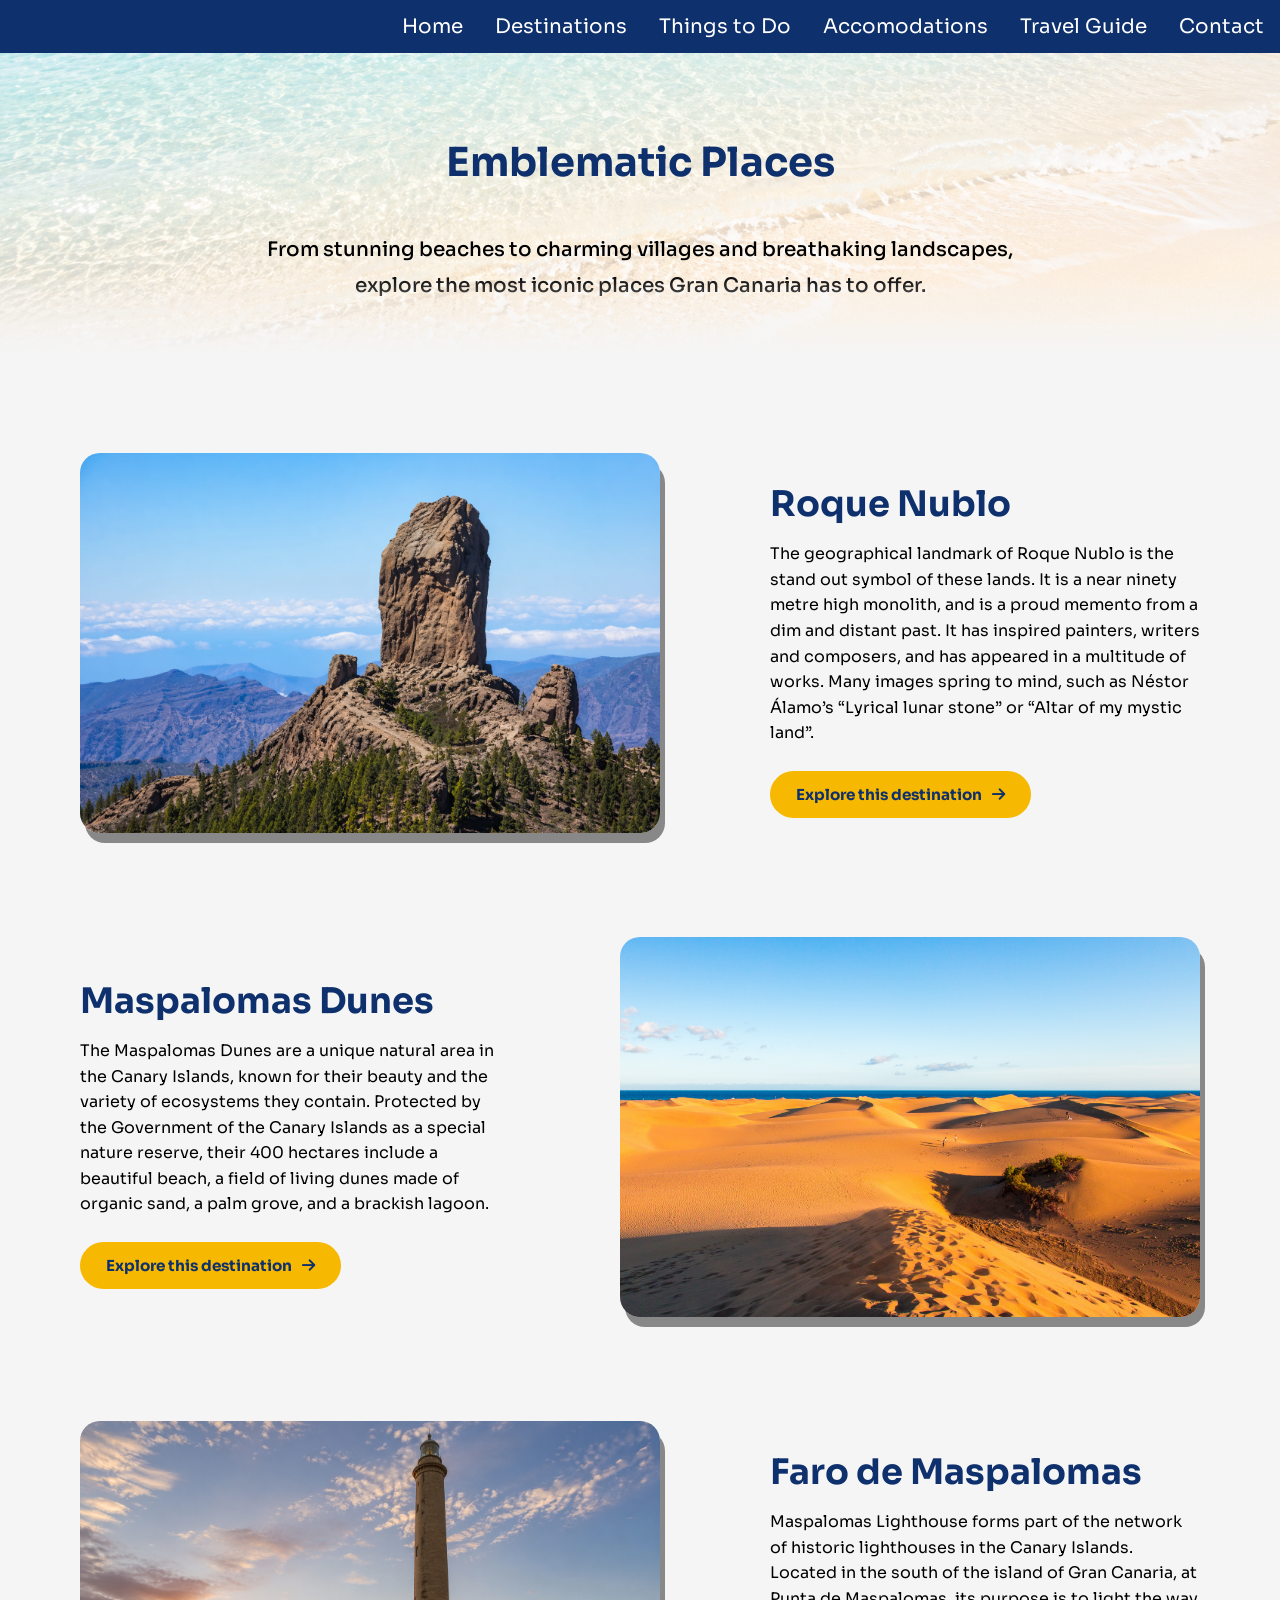
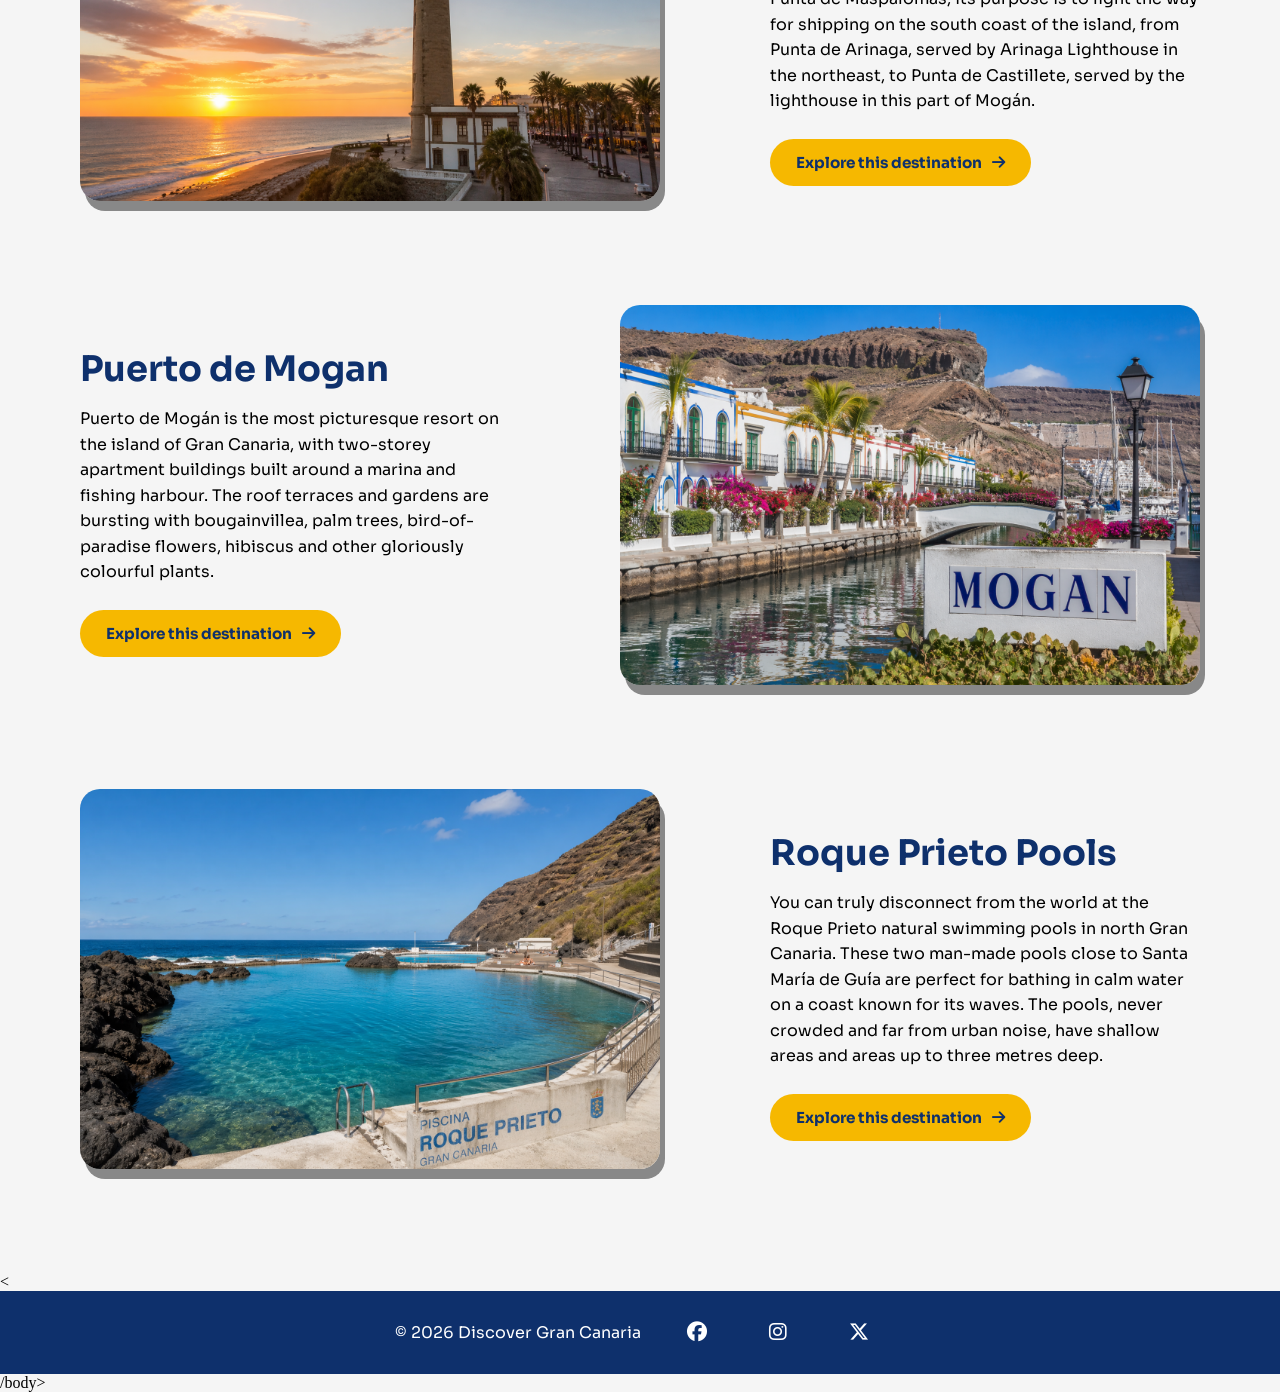
<file: destinations.html>
<!DOCTYPE html>
<html lang="en">
<head>
    <meta charset="UTF-8">
    <meta name="viewport" content="width=device-width, initial-scale=1.0">
    <link rel="stylesheet" href="assets/css/style.css">
    <link rel="stylesheet" href="https://cdnjs.cloudflare.com/ajax/libs/font-awesome/6.5.0/css/all.min.css">
    <link rel="preconnect" href="https://fonts.googleapis.com">
    <link rel="preconnect" href="https://fonts.gstatic.com" crossorigin>
    <link href="https://fonts.googleapis.com/css2?family=Chicle&family=Fascinate+Inline&family=Funnel+Sans:ital,wght@0,300..800;1,300..800&family=Knewave&family=Sora:wght@100..800&display=swap" rel="stylesheet">
    <title>Discover Gran Canaria</title>
</head>
<body>
    <header>
        <nav>
            <ul>
                <li><a href="index.html">Home</a></li>
                <li><a href="destinations.html">Destinations</a></li>
                <li><a href="things-to-do.html">Things to Do</a></li>
                <li><a href="accomodations.html">Accomodations</a></li>
                <li><a href="guide.html">Travel Guide</a></li>
                <li><a href="contact.html">Contact</a></li>
            </ul>
        </nav>
        
    </header>
    <main>

        <section class="introduction introduction-background" id="destinations-background-img">
            <div class="main-title">
                <h1>Emblematic Places</h1>
            </div>
            <div class="main-text">
                <p>From stunning beaches to charming villages and breathaking landscapes, explore the most iconic places Gran Canaria has to offer.</p>
            </div>
        </section>

        <section class="destination-container">
            <div class="destination-image">
                <img src="assets/images/roque.png" alt="Roque Nublo in Gran Canaria">
            </div>
            <div class="destination-info">
                <h2>Roque Nublo</h2>
                <p>
                    The geographical landmark of Roque Nublo is the stand out symbol of these lands.
                    It is a near ninety metre high monolith, and is a proud memento from a dim and distant past. 
                    It has inspired painters, writers and composers, and has appeared in a multitude of works.
                    Many images spring to mind, such as Néstor Álamo’s “Lyrical lunar stone” or “Altar of my mystic land”.
                </p>
                <a href="https://reservasroquenublo.com/" target="_blank" class="destination-button" >
                    Explore this destination <i class="fa-solid fa-arrow-right"></i>
                </a>
            </div>
        </section>
        <section class="destination-container reverse">
            <div class="destination-image">
                <img src="assets/images/dunas.jpg" alt="Maspalomas Dunes">
            </div>
            <div class="destination-info">
                <h2>Maspalomas Dunes</h2>
                <p>
                    The Maspalomas Dunes are a unique natural area in the Canary Islands,
                    known for their beauty and the variety of ecosystems they contain. 
                    Protected by the Government of the Canary Islands as a special nature reserve,
                    their 400 hectares include a beautiful beach, a field of living dunes made of organic sand,
                    a palm grove, and a brackish lagoon.
                </p>
                <a href="https://thisisgrancanaria.com/blog/maspalomas-sand-dunes/" target="_blank" class="destination-button">
                    Explore this destination <i class="fa-solid fa-arrow-right"></i>
                </a>
            </div>
        </section>
        <section class="destination-container">
            <div class="destination-image">
                <img src="assets/images/faro.png" alt="Maspalomas Faro">
            </div>
            <div class="destination-info">
                <h2>Faro de Maspalomas</h2>
                <p>
                    Maspalomas Lighthouse forms part of the network of historic lighthouses in the Canary Islands.
                    Located in the south of the island of Gran Canaria, at Punta de Maspalomas, its purpose is to 
                    light the way for shipping on the south coast of the island, from Punta de Arinaga, served by Arinaga 
                    Lighthouse in the northeast, to Punta de Castillete, served by the lighthouse in this part of Mogán.
                </p>
                <a href="https://centroetnograficodelfarodemaspalomas.org/en/home/" target="_blank" class="destination-button">
                    Explore this destination <i class="fa-solid fa-arrow-right"></i>
                </a>
            </div>
        </section>
        <section class="destination-container reverse">
            <div class="destination-image">
                <img src="assets/images/mogan.png" alt="Mogan and houses surrender by flowers">
            </div>
            <div class="destination-info">
                <h2>Puerto de Mogan</h2>
                <p>
                    Puerto de Mogán is the most picturesque resort on the island of Gran Canaria,
                    with two-storey apartment buildings built around a marina and fishing harbour. 
                    The roof terraces and gardens are bursting with bougainvillea, palm trees, bird-of-paradise 
                    flowers, hibiscus and other gloriously colourful plants.
                </p>
                <a href="https://www.puertomogan.es/en/home/" target="_blank" class="destination-button">
                    Explore this destination <i class="fa-solid fa-arrow-right"></i>
                </a>
            </div>
        </section>
        <section class="destination-container">
            <div class="destination-image">
                <img src="assets/images/piscinas.png" alt="Natural pools">
            </div>
            <div class="destination-info">
                <h2>Roque Prieto Pools</h2>
                <p>
                    You can truly disconnect from the world at the Roque Prieto natural swimming pools in north Gran Canaria.
                    These two man-made pools close to Santa María de Guía are perfect for bathing in calm water on a coast known for its waves. 
                    The pools, never crowded and far from urban noise, have shallow areas and areas up to three metres deep.
                </p>
                <a href="https://www.grancanaria.com/blog/en/article/dive-into-the-magical-rock-pools-of-northern-gran-canaria/" target="_blank" class="destination-button">
                    Explore this destination <i class="fa-solid fa-arrow-right"></i>
                </a>
            </div>
        </section>
    </main>

<    <footer>
        <ul>
            <li id="copyright">&copy; 2026 Discover Gran Canaria</li>
            <li>
                <a href="https://www.facebook.com/?locale=en_GB"
                    target="_blank"
                    rel="noopener noreferrer"
                    aria-label="Visit our Facebook page">
                    <i class="fa-brands fa-facebook" aria-hidden="true"></i>
                </a>
            </li>

            <li>
                <a href="https://www.instagram.com/?hl=en"
                    target="_blank"
                    rel="noopener noreferrer"
                    aria-label="Visit our Instagram page">
                    <i class="fa-brands fa-instagram" aria-hidden="true"></i>
                </a>
            </li>

            <li>
                <a href="https://x.com/"
                    target="_blank"
                    rel="noopener noreferrer"
                    aria-label="Visit our X (Twitter) page">
                    <i class="fa-brands fa-x-twitter" aria-hidden="true"></i>
                </a>
            </li>
        </ul>
    </footer>/body>
</html>
</file>
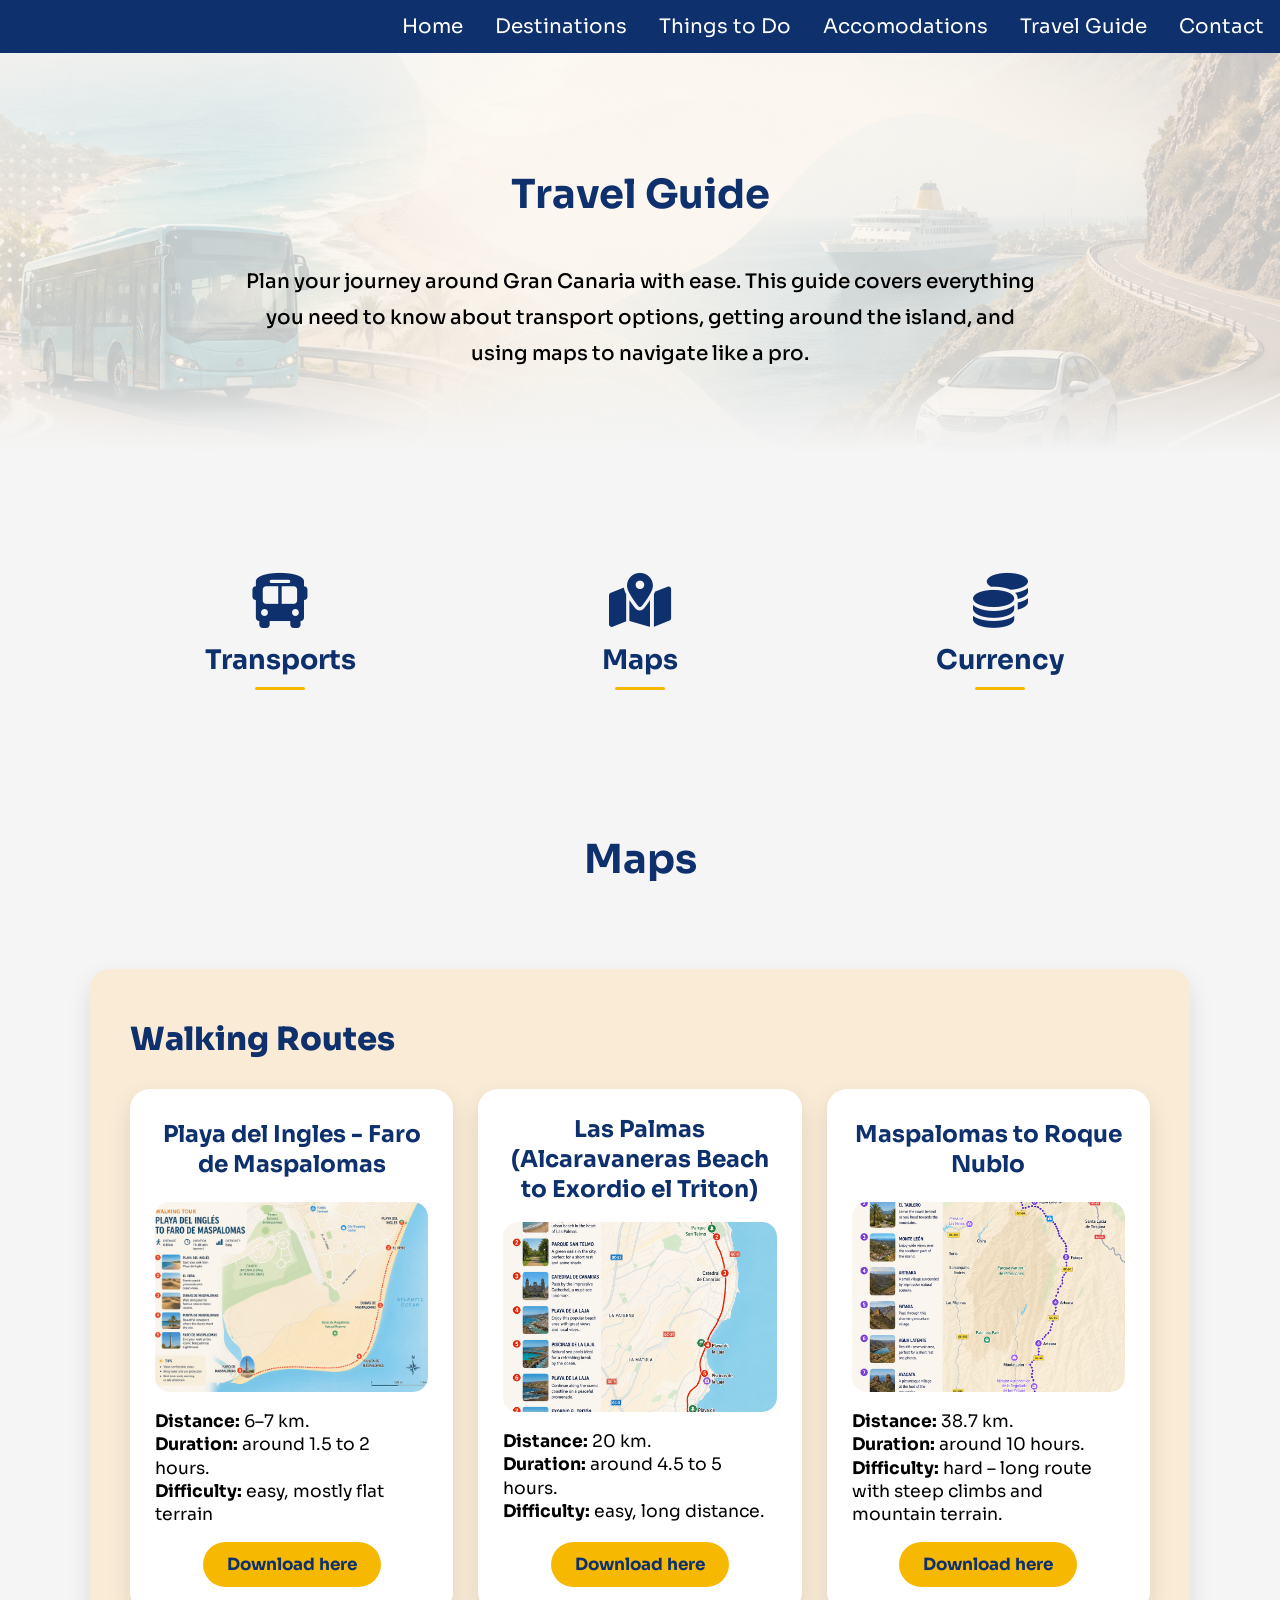
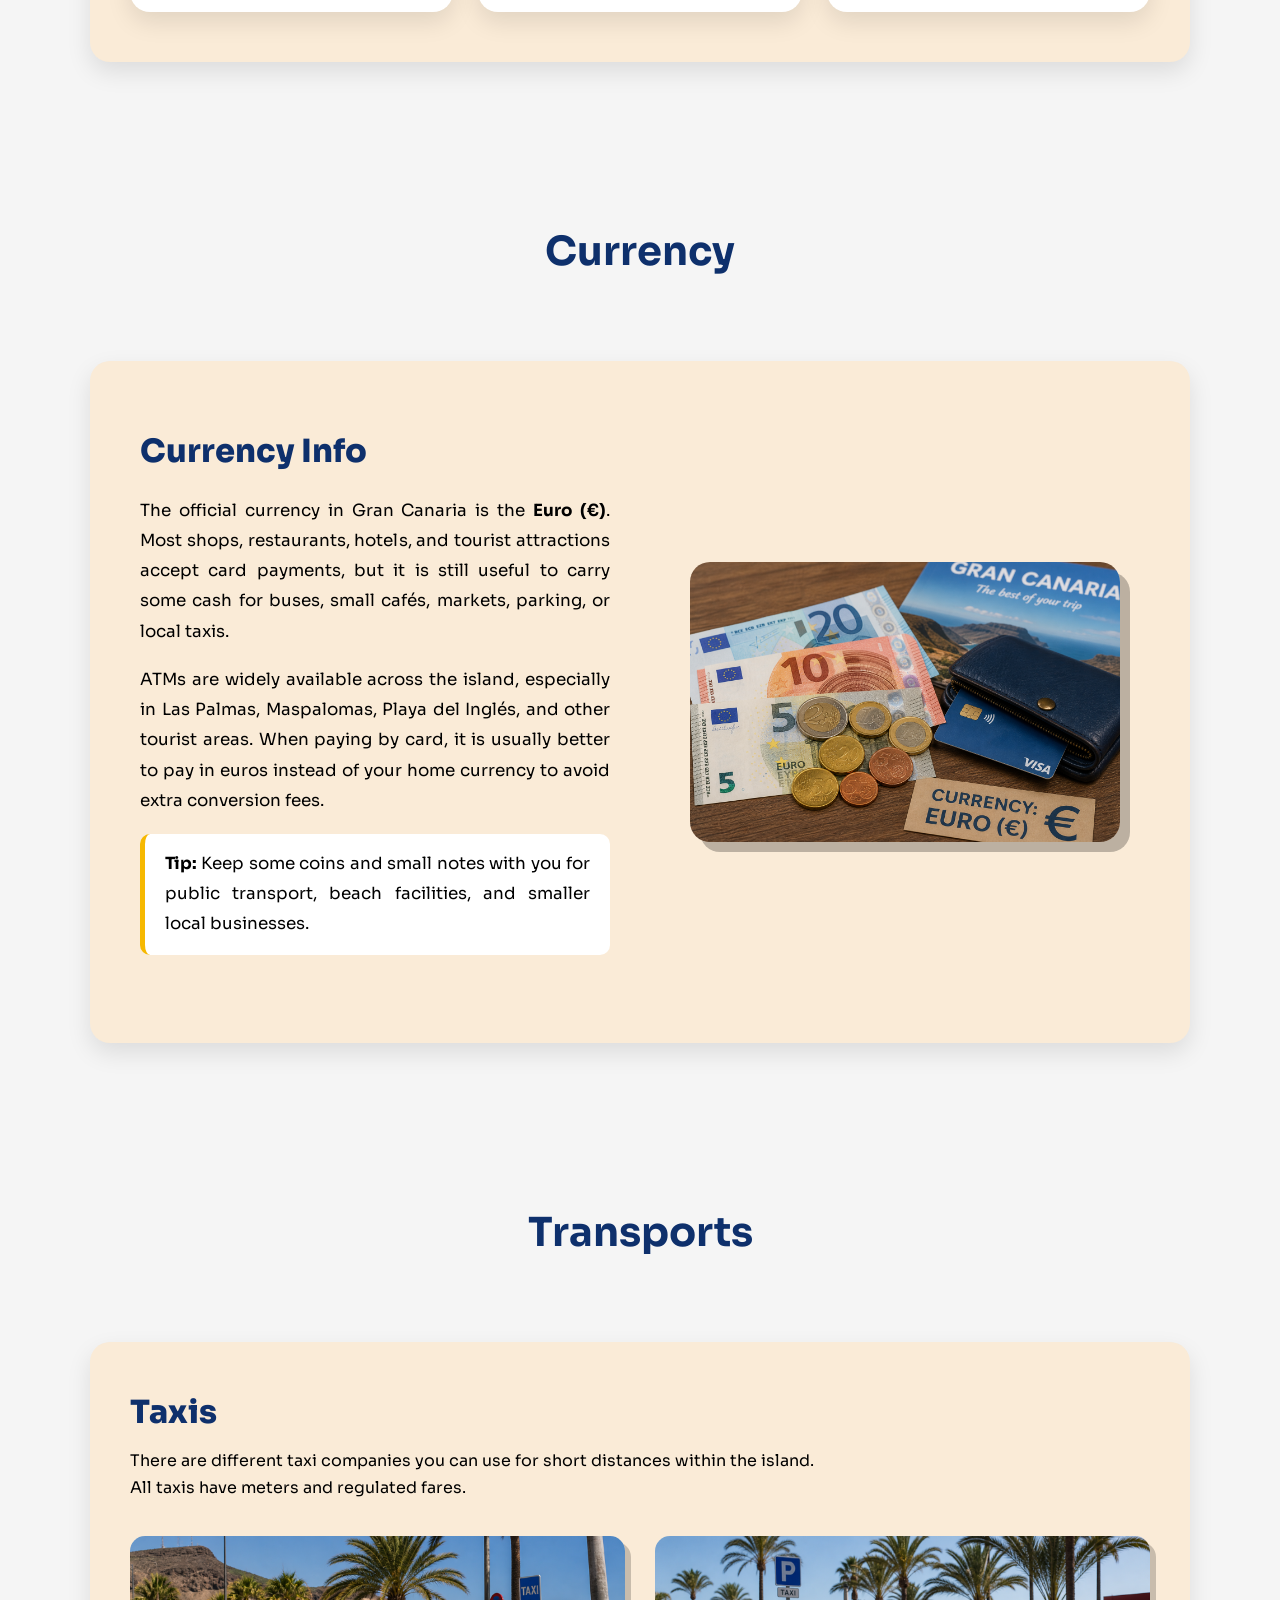
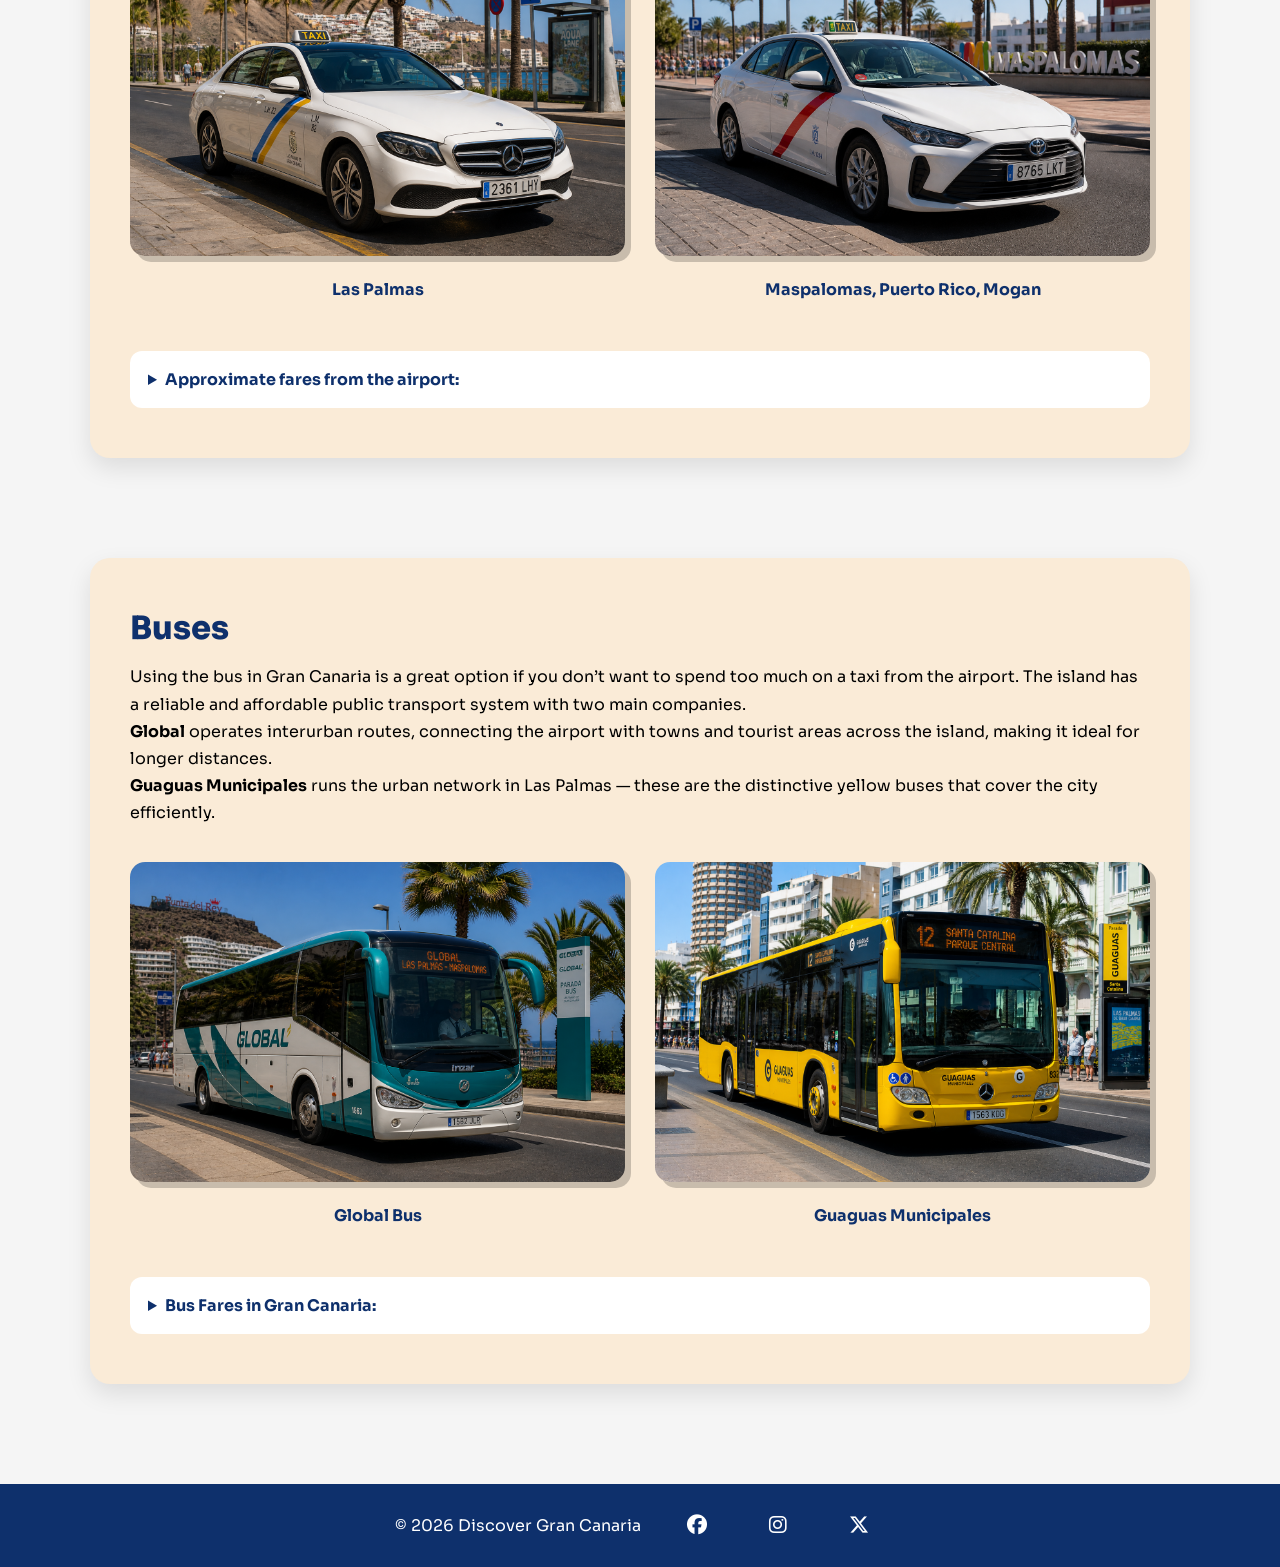
<file: guide.html>
<!DOCTYPE html>
<html lang="en">
<head>
    <meta charset="UTF-8">
    <meta name="viewport" content="width=device-width, initial-scale=1.0">
    <link rel="stylesheet" href="assets/css/style.css">
    <link rel="stylesheet" href="https://cdnjs.cloudflare.com/ajax/libs/font-awesome/6.5.0/css/all.min.css">
    <link rel="preconnect" href="https://fonts.googleapis.com">
    <link rel="preconnect" href="https://fonts.gstatic.com" crossorigin>
    <link href="https://fonts.googleapis.com/css2?family=Chicle&family=Fascinate+Inline&family=Funnel+Sans:ital,wght@0,300..800;1,300..800&family=Knewave&family=Sora:wght@100..800&display=swap" rel="stylesheet">
    <title>Discover Gran Canaria</title>
</head>
<body>
    <header>
        <nav>
            <ul>
                <li><a href="index.html">Home</a></li>
                <li><a href="destinations.html">Destinations</a></li>
                <li><a href="things-to-do.html">Things to Do</a></li>
                <li><a href="accomodations.html">Accomodations</a></li>
                <li><a href="guide.html">Travel Guide</a></li>
                <li><a href="contact.html">Contact</a></li>
            </ul>
        </nav>
        
    </header>
    <main>
            <section class="introduction introduction-background" id="travel-guide-background-img">
                <div class="main-title">
                        <h1>Travel Guide</h1>
                </div>
                <div class="main-text">
                    <p>Plan your journey around Gran Canaria with ease.
                       This guide covers everything you need to know about transport options,
                       getting around the island, and using maps to navigate like a pro.</p>
                </div>
            </section>
            
                <section class="introduction-extra" id="transport-section">
                    <div class="transport-box box">
                        <a href="#transports">
                        <i class="fa-solid fa-bus" aria-hidden="true"></i>
                        <h2>Transports</h2>
                        </a>
                    </div>

                    <div class="transport-box box">
                        <a href="#maps">
                        <i class="fa-solid fa-map-location-dot" aria-hidden="true"></i>
                        <h2>Maps</h2>
                        </a>
                    </div>

                    <div class="transport-box box">
                        <a href="#currency">
                        <i class="fa-solid fa-coins" aria-hidden="true"></i>
                        <h2>Currency</h2>
                        </a>
                    </div>
                </section>

                <section class="guide-section-container">
                        <div class="guide-section" >
                            <h2 id="maps">Maps</h2>
                        </div>
                </section>

                <section class="travel-box">
                    <div class="travel-box-title">
                        <h3>Walking Routes</h3>
                    </div>

                    <div class="map-row">
                        <div class="map-card">
                        <h3>Playa del Ingles - Faro de Maspalomas</h3>
                        <img src="assets/images/map-maspalomas.png" alt="A route map from playa del ingles to maspalomas">
                        <p>
                            <strong>Distance:</strong>  6–7 km. 
                            <br> 
                            <strong>Duration:</strong> around 1.5 to 2 hours.
                            <br> 
                            <strong>Difficulty: </strong>easy, mostly flat terrain
                        </p>
                        <a href="assets/images/map-maspalomas.png" target="_blank" download>Download here</a>
                        </div>

                        <div class="map-card">
                        <h3>
                            Las Palmas 
                            <br>
                            (Alcaravaneras Beach to Exordio el Triton)
                        </h3>
                        <img src="assets/images/map-laspalmas.png" alt="A route map from Alcaravaneras beach to Exordio el Triton">
                        <p>
                            <strong>Distance:</strong>  20 km.
                            <br> 
                            <strong>Duration:</strong> around 4.5 to 5 hours.
                            <br> 
                            <strong>Difficulty: </strong>easy, long distance.
                        </p>
                        <a href="assets/images/map-laspalmas.png" target="_blank" download>Download here</a>
                        </div>

                        <div class="map-card">
                        <h3>Maspalomas to Roque Nublo</h3>
                        <img src="assets/images/map-roquenublo.png" alt="Beach map">
                            <p>
                                <strong>Distance:</strong> 38.7 km. 
                                <br> 
                                <strong>Duration:</strong> around 10 hours.
                                <br> 
                                <strong>Difficulty:</strong> hard – long route with steep climbs and mountain terrain.
                            </p>
                        <a href="assets/images/map-roquenublo.png" target="_blank" download>Download here</a>
                        </div>
                    </div>
                    </section>

                    <section class="guide-section-container">
                        <div class="guide-section" >
                            <h2 id="currency">Currency</h2>
                        </div>
                    </section>

                    <section class="currency-section">
                    <div class="currency-container">

                        <div class="currency-text">
                        <h3>Currency Info</h3>

                        <p>
                            The official currency in Gran Canaria is the <strong>Euro (€)</strong>. 
                            Most shops, restaurants, hotels, and tourist attractions accept card payments, 
                            but it is still useful to carry some cash for buses, small cafés, markets, 
                            parking, or local taxis.
                        </p>

                        <p>
                            ATMs are widely available across the island, especially in Las Palmas, 
                            Maspalomas, Playa del Inglés, and other tourist areas. When paying by card, 
                            it is usually better to pay in euros instead of your home currency to avoid 
                            extra conversion fees.
                        </p>

                        <p class="currency-tip">
                            <strong>Tip:</strong> Keep some coins and small notes with you for public 
                            transport, beach facilities, and smaller local businesses.
                        </p>
                        </div>

                        <div class="currency-image">
                        <img src="assets/images/currency.png" alt="Euro currency and travel wallet">
                        </div>

                    </div>
                </section>

                
                <section class="guide-section-container">
                        <div class="guide-section" >
                            <h2 id="transports">Transports</h2>
                        </div>
                </section>

                <section class="travel-box">
                    <div class="travel-box-title">
                        <h3>Taxis</h3>
                    </div>
                    <div class="travel-box-info">
                        <p>
                        There are different taxi companies you can use for short distances within the island.
                        <br>
                        All taxis have meters and regulated fares.
                        </p>
                        <div class="bus-images">
                        <div class="bus-card">
                            <img src="assets/images/taxi-laspalmas.png" alt="Taxi in Las Palmas">
                            <p><strong>Las Palmas</strong></p>
                        </div>
                        <div class="bus-card">
                            <img src="assets/images/taxi-maspalomas.png" alt="A taxi in Maspalomas">
                            <p><strong>Maspalomas, Puerto Rico, Mogan</strong></p>
                        </div>

                        </div>
                        <details>
                            <summary><strong>Approximate fares from the airport:</strong></summary>
                                <table class="fare-table">
                                    <thead>
                                    <tr>
                                        <th>Destination</th>
                                        <th>Price (€)</th>
                                    </tr>
                                    </thead>
                                    <tbody>
                                    <tr>
                                        <td>Las Palmas</td>
                                        <td>€27 – €30</td>
                                    </tr>
                                    <tr>
                                        <td>Maspalomas</td>
                                        <td>€40 – €50</td>
                                    </tr>
                                    <tr>
                                        <td>Puerto Rico</td>
                                        <td>€55 – €65</td>
                                    </tr>
                                    <tr>
                                        <td>Puerto de Mogán</td>
                                        <td>€60 – €70</td>
                                    </tr>
                                    </tbody>
                                </table>
                        </details>
                    </div>
                </section>

                <section class="travel-box">
                    <div class="travel-box-title">
                        <h3>Buses</h3>
                    </div>
                    <div class="travel-box-info">
                        <p>
                        Using the bus in Gran Canaria is a great option if you don’t want to spend too much on a taxi from the airport. 
                        The island has a reliable and affordable public transport system with two main companies.
                        <br> 
                        <strong>Global</strong> operates interurban routes, connecting the airport with towns and tourist areas across the island, 
                        making it ideal for longer distances.
                        <br>
                        <strong>Guaguas Municipales</strong> runs the urban network in Las Palmas — 
                        these are the distinctive yellow buses that cover the city efficiently.
                        </p>
                        <div class="bus-images">

                        <div class="bus-card">
                            <img src="assets/images/global.png" alt="Global bus Gran Canaria">
                            <p><strong>Global Bus</strong></p>
                        </div>

                        <div class="bus-card">
                            <img src="assets/images/guagua.png" alt="Guaguas Municipales bus">
                            <p><strong>Guaguas Municipales</strong></p>
                        </div>

                        </div>
                        <details>
                            <summary><strong>Bus Fares in Gran Canaria:</strong></summary>
                                    <table class="fare-table">
                                        <thead>
                                            <tr>
                                            <th>Type</th>
                                            <th>Route</th>
                                            <th>Duration</th>
                                            <th>Price (€)</th>
                                            </tr>
                                        </thead>
                                        <tbody>

                                        <!-- Global company -->
                                            <tr>
                                            <td>Global</td>
                                            <td>Las Palmas → Maspalomas</td>
                                            <td>~45–60 min</td>
                                            <td>€4 – €8</td>
                                            </tr>
                                            <tr>
                                            <td>Global</td>
                                            <td>Las Palmas → Puerto Rico</td>
                                            <td>~1h 10 min</td>
                                            <td>€6 – €10</td>
                                            </tr>
                                            <tr>
                                            <td>Global</td>
                                            <td>Las Palmas → Puerto de Mogán</td>
                                            <td>~1h 30 min</td>
                                            <td>€7 – €14</td>
                                            </tr>
                                            <tr>
                                            <td>Global</td>
                                            <td>Las Palmas → Telde</td>
                                            <td>~20–30 min</td>
                                            <td>€1.5 – €3</td>
                                            </tr>
                                            <tr>
                                            <td>Global</td>
                                            <td>Las Palmas → Vecindario</td>
                                            <td>~35–45 min</td>
                                            <td>€3 – €6</td>
                                            </tr>

                                        <!-- Guaguas buses -->
                                            <tr>
                                            <td>Guaguas</td>
                                            <td>Las Arenas → Mesa y López</td>
                                            <td>~10 min</td>
                                            <td>€1.40</td>
                                            </tr>
                                            <tr>
                                            <td>Guaguas</td>
                                            <td>Mesa y López → La Catedral</td>
                                            <td>~15–20 min</td>
                                            <td>€1.40</td>
                                            </tr>
                                            <tr>
                                            <td>Guaguas</td>
                                            <td>Las Arenas → Poema del Mar</td>
                                            <td>~15 min</td>
                                            <td>€1.40</td>
                                            </tr>
                                            <tr>
                                            <td>Guaguas</td>
                                            <td>Santa Catalina → Vegueta</td>
                                            <td>~20 min</td>
                                            <td>€1.40</td>
                                            </tr>
                                            <tr>
                                            <td>Guaguas</td>
                                            <td>Las Canteras → Las Arenas</td>
                                            <td>~10 min</td>
                                            <td>€1.40</td>
                                            </tr>
                                        </tbody>
                                    </table>
                        </details>
                    </div>

                </section>

    </main>
    <footer>
        <ul>
            <li id="copyright">&copy; 2026 Discover Gran Canaria</li>
            <li>
                <a href="https://www.facebook.com/?locale=en_GB"
                    target="_blank"
                    rel="noopener noreferrer"
                    aria-label="Visit our Facebook page">
                    <i class="fa-brands fa-facebook" aria-hidden="true"></i>
                </a>
            </li>

            <li>
                <a href="https://www.instagram.com/?hl=en"
                    target="_blank"
                    rel="noopener noreferrer"
                    aria-label="Visit our Instagram page">
                    <i class="fa-brands fa-instagram" aria-hidden="true"></i>
                </a>
            </li>

            <li>
                <a href="https://x.com/"
                    target="_blank"
                    rel="noopener noreferrer"
                    aria-label="Visit our X (Twitter) page">
                    <i class="fa-brands fa-x-twitter" aria-hidden="true"></i>
                </a>
            </li>
        </ul>
    </footer>
</body>
</html>
</file>
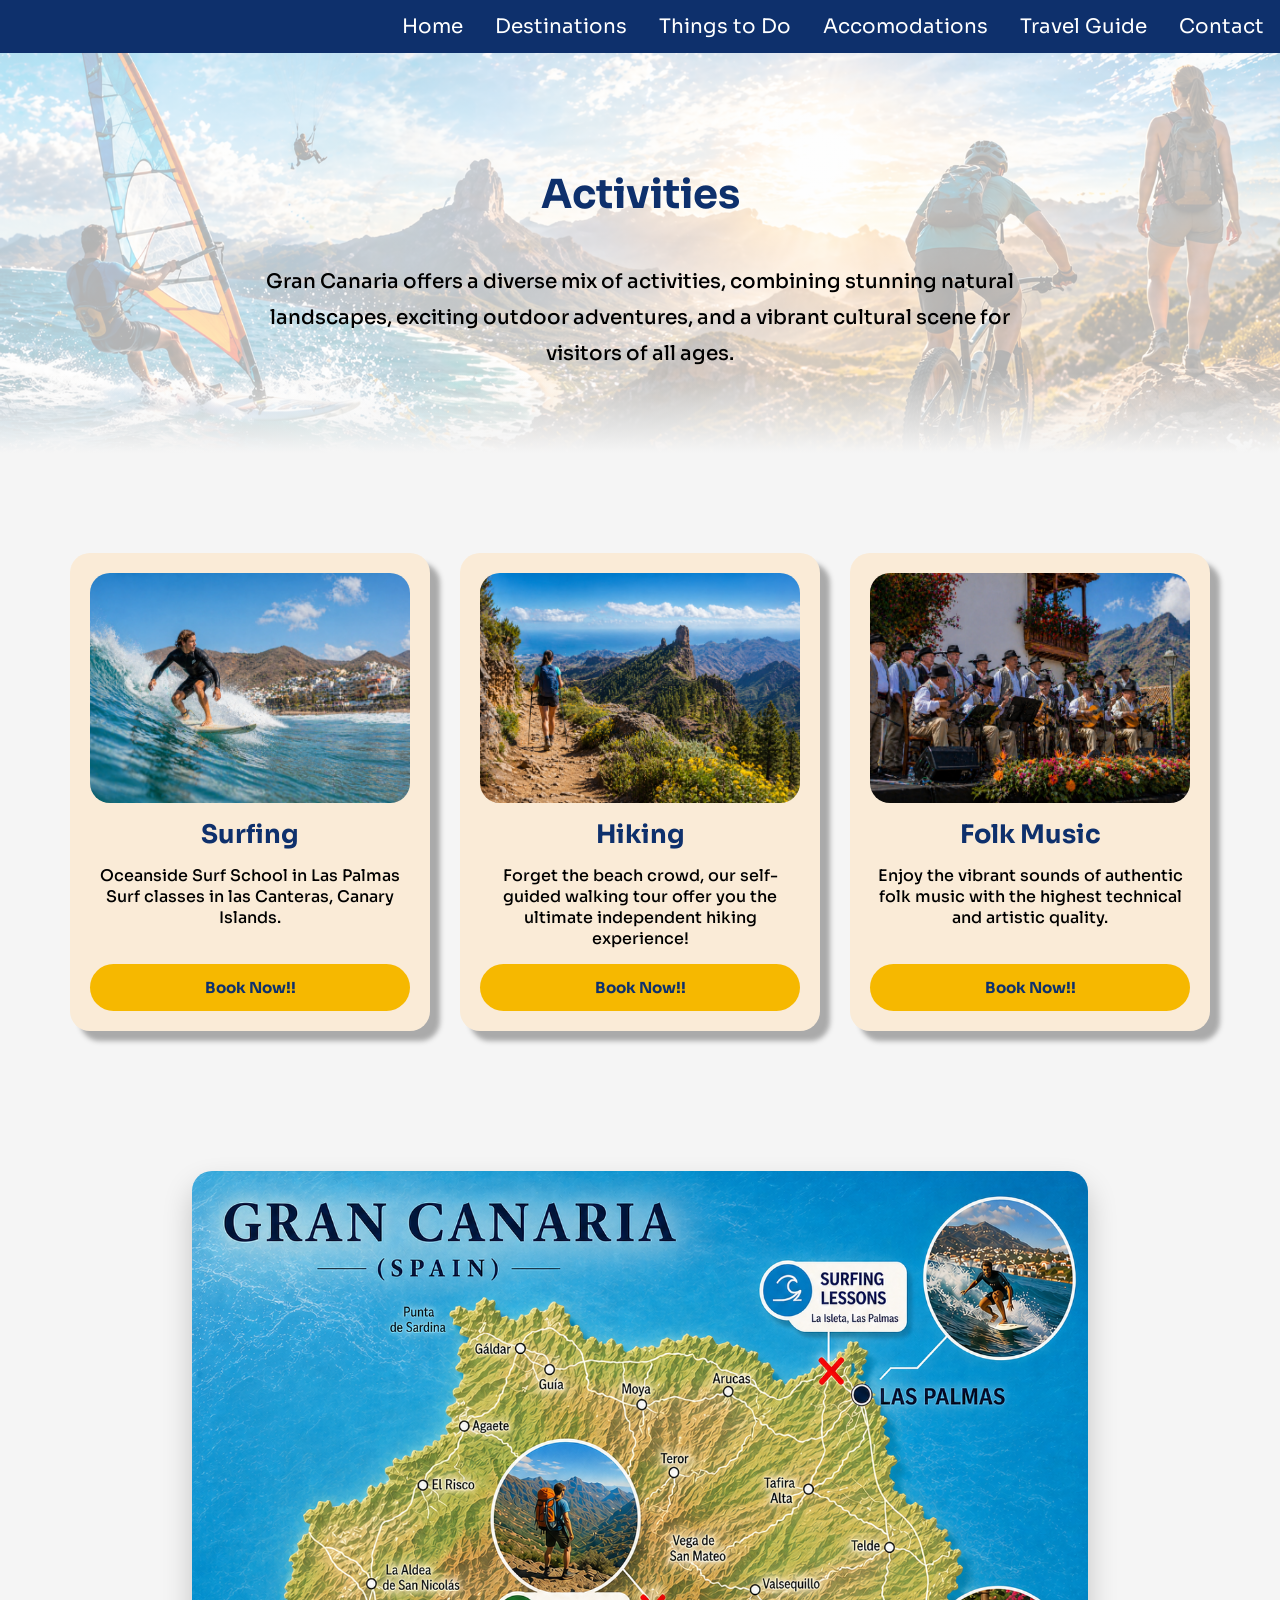
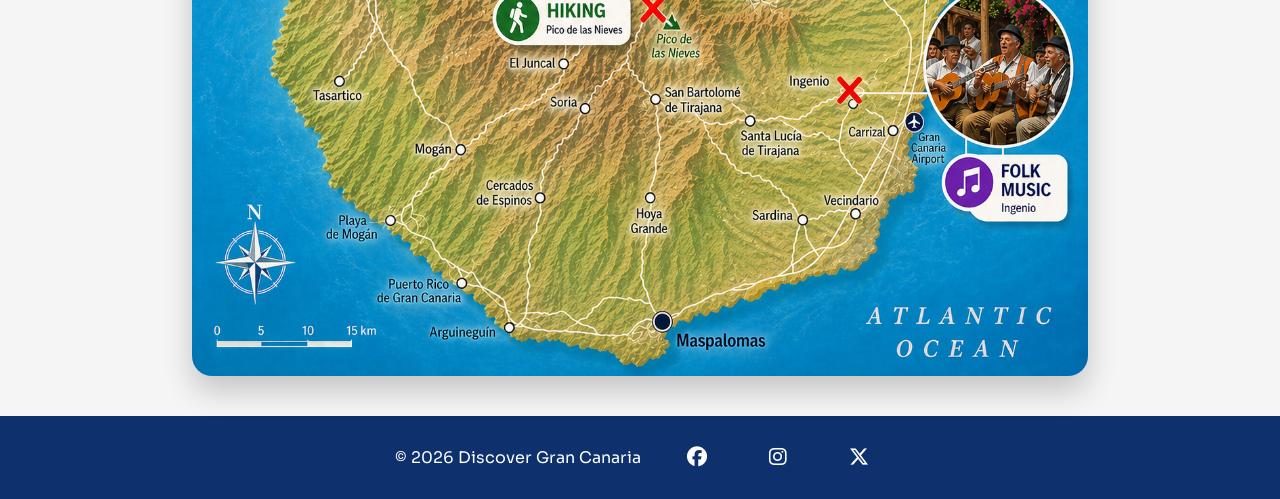
<file: things-to-do.html>
<!DOCTYPE html>
<html lang="en">
<head>
    <meta charset="UTF-8">
    <meta name="viewport" content="width=device-width, initial-scale=1.0">
    <link rel="stylesheet" href="assets/css/style.css">
    <link rel="stylesheet" href="https://cdnjs.cloudflare.com/ajax/libs/font-awesome/6.5.0/css/all.min.css">
    <link rel="preconnect" href="https://fonts.googleapis.com">
    <link rel="preconnect" href="https://fonts.gstatic.com" crossorigin>
    <link href="https://fonts.googleapis.com/css2?family=Chicle&family=Fascinate+Inline&family=Funnel+Sans:ital,wght@0,300..800;1,300..800&family=Knewave&family=Sora:wght@100..800&display=swap" rel="stylesheet">
    <title>Discover Gran Canaria</title>
</head>
<body>
    <header>
        <nav>
            <ul>
                <li><a href="index.html">Home</a></li>
                <li><a href="destinations.html">Destinations</a></li>
                <li><a href="things-to-do.html">Things to Do</a></li>
                <li><a href="accomodations.html">Accomodations</a></li>
                <li><a href="guide.html">Travel Guide</a></li>
                <li><a href="contact.html">Contact</a></li>
            </ul>
        </nav>
        
    </header>
    <main>

        <section class="introduction introduction-background" id="activities-background-img">
            <div class="main-title">
                <h1>Activities</h1>
            </div>
            <div class="main-text">
                <p>Gran Canaria offers a diverse mix of activities, combining stunning natural landscapes, exciting outdoor adventures, and a vibrant cultural scene for visitors of all ages.</p>
            </div>
        </section>

        <section class="activities-container">
            <div class="activities-content">
                <img src="assets/images/surfing.png" alt="A surfer rides a wave near a sunny coastal town">
                <div class="activities-info">
                    <h2>Surfing</h2>
                    <p>
                        Oceanside Surf School in Las Palmas
                        Surf classes in las Canteras, Canary Islands.
                    </p>
                    <a href="https://www.oceansidegrancanaria.com/surfing-lessons-in-gran-canaria" target="_blank" class="destination-button" >
                        Book Now!! 
                    </a>
                </div>
            </div>
            <div class="activities-content">
                <img src="assets/images/hiking.png" alt="A hiker walks along a mountain trail surrounded by rocky landscapes.">
                <div class="activities-info">
                    <h2>Hiking</h2>
                    <p>
                       Forget the beach crowd, our self-guided walking
                        tour offer you the ultimate independent hiking experience!
                    </p>
                    <a href="https://www.innwalking.com/hiking-tour/gran-canaria-self-guided-walking-canary-islands-spain/" target="_blank" class="destination-button" >
                        Book Now!! 
                    </a>
                </div>
            </div>
            <div class="activities-content">
                <img src="assets/images/music.png" alt="A group of musicians in traditional clothes performing folk music.">
                <div class="activities-info">
                    <h2>Folk Music</h2>
                    <p>
                        Enjoy the vibrant sounds of authentic folk music with the highest technical and artistic quality.
                    </p>
                    <a href="https://www.canariasmusic.com/entradas" target="_blank" class="destination-button" >
                        Book Now!! 
                    </a>
                </div>
            </div>
        </section>
        

            <div class="map-container">
                <img src="assets/images/map.png" alt="A map of Gran Canaria with the activities marked.">
            </div>

       
    </main>
    <footer>
        <ul>
            <li id="copyright">
                <p>&copy; 2026 Discover Gran Canaria</p>
            </li>

            <li>
                <a href="https://www.facebook.com/?locale=en_GB"
                    target="_blank"
                    rel="noopener noreferrer"
                    aria-label="Visit our Facebook page">
                    <i class="fa-brands fa-facebook" aria-hidden="true"></i>
                </a>
            </li>

            <li>
                <a href="https://www.instagram.com/?hl=en"
                    target="_blank"
                    rel="noopener noreferrer"
                    aria-label="Visit our Instagram page">
                    <i class="fa-brands fa-instagram" aria-hidden="true"></i>
                </a>
            </li>

            <li>
                <a href="https://x.com/"
                    target="_blank"
                    rel="noopener noreferrer"
                    aria-label="Visit our X (Twitter) page">
                    <i class="fa-brands fa-x-twitter" aria-hidden="true"></i>
                </a>
            </li>
        </ul>
    </footer>
</body>
</html>
</file>
<file: assets/css/style.css>
/*Style fonts here*/
@import url('https://fonts.googleapis.com/css2?family=Chicle&family=Fascinate+Inline&family=Funnel+Sans:ital,wght@0,300..800;1,300..800&family=Knewave&family=Sora:wght@100..800&display=swap');
/*Style fonts ends here */

* {
  padding: 0;
  margin: 0;
  box-sizing: border-box;
}

body {
  background-color:  #f5f5f5;
}
/* Header starts here */
/* navigation */

ul {
  display: flex;                
  justify-content: flex-end; 
  list-style-type: none;
  background-color: #0e306c;
}


ul li a {
  font-family: "Sora", Arial, Helvetica, sans-serif;
  font-size:20px;
  display: block;
  color: white;
  text-align: center;
  padding: 14px 16px;
  text-decoration: none;
}

nav ul li a:hover {
  background-color: #446db2;
}

/* Background image Home*/

.container {
  position: relative;
  height:70vh;
  min-height: 350px;
  max-height: 900px;
  overflow: hidden;
  text-align: center;
  color: white;
}

.background-img {
  width: 100%;
  height: 100%;
  object-fit: cover;
  filter: saturate(80%);
}

.centered {
  position: absolute;
  top: 28%;
  left: 50%;
  transform: translate(-50%, -50%);
  background-color: rgba(0, 0, 0, 0.65);
  padding: 20px 35px;
  border-radius: 15px;
  text-align: center;
}

.centered h1 {
  font-family: "Knewave", Arial, Helvetica, sans-serif;
  font-size: clamp(45px, 8vw, 150px); /*responsive font size*/
  color: antiquewhite;
  -webkit-text-stroke: 1px #422b08;
  position: static;
  transform: none;
  white-space: nowrap; /*keep text in the same line*/
}

.centered h2 {
  font-family: "Chicle", Arial, Helvetica, sans-serif;
  font-size: clamp(22px, 3vw, 50px);
  color: antiquewhite;
  margin-top: 5px;
  -webkit-text-stroke: 1px  rgb(76, 47, 3); /*font border*/
}
/* header ends here*/

/* homepage main starts here */

.introduction {
  max-width: 900px;
  margin: 80px auto;  
  padding: 0 20px;
  text-align: center;
}

/* section 1 */
.main-title h1 {
  font-family: "Sora", Arial, Helvetica, sans-serif;
  font-weight: bold;
  font-size: clamp(26px, 4vw, 40px);
  color: #0e306c;
  text-align: center;
  padding: 24px;
  margin:10px;
  margin-bottom:20px;
}

.main-subtitle h2 {
  font-family: "Sora", Arial, Helvetica, sans-serif;
  font-weight: bold;
  font-size: clamp(26px, 4vw, 40px);
  color: #0e306c;
  text-align: center;
  padding: 24px;
  margin:10px;
  margin-bottom:20px;
}

.main-text p {
  font-family: "Sora", Arial, Helvetica, sans-serif;
  text-align: left;
  font-size: clamp(16px, 2vw, 20px);
  line-height: 1.8;
  max-width: 70ch;
  color: black;
}

/* section 2*/

.introduction-extra {
  display: flex;
  justify-content: center;
  gap:20px;
  margin: 100px auto;
  max-width: 1100px;
  padding: 0 20px;
}

.box {
  flex: 1;
  padding: 60px 30px;
  text-align: center;
  font-weight: 500;
  color: black;
  border: 1px solid black;
  border-radius: 20px;
  box-shadow: 5px 10px #888888;
  font-family: "Sora", Arial, Helvetica, sans-serif;
}

.box h3 {
  font-size: clamp(20px, 3vw, 27px);
}

.box p {
  font-size: clamp(16px, 2vw, 20px);
  padding-top: 20px;
}

.white {
  background-color: white;
}
.blue {

   background-color: #0093dd;
}
.yellow {

   background-color: #f6b800;
}
/* ====== Destinations page style starts here =============*/
.introduction-background{
    width: 100%;
    max-width: none;
    height: 300px;
    margin: 0 0 80px 0;
    padding: 0 20px;
    background-size: cover;
    background-position: center;
    background-repeat: no-repeat;
    display: flex;
    flex-direction: column;
    justify-content: center;
    position: relative;
}

#destinations-background-img {
   background-image:
        linear-gradient(rgba(255,255,255,0.7), rgba(255,255,255,0.7)),
        url('../images/sand.png');
}

.introduction-background::after {
    content: "";
    position: absolute;
    bottom: 0;
    left: 0;
    width: 100%;
    height: 80px;
    background: linear-gradient(to bottom, rgba(255,255,255,0), #f5f5f5);
}

.introduction-background .main-text {
    max-width: 800px;
    margin: 0 auto;
}

.introduction-background .main-text p {
    text-align: center;   
    color: black;
    font-weight: 500;
}

.destination-container {
      display: flex;
      align-items: center;
      justify-content: center;
      gap: 110px;
      margin: 100px auto;
      max-width: 1250px;
      padding: 0 40px;
}

.destination-container.reverse {
    flex-direction: row-reverse;
}

.destination-image img {
    width: 580px;
    max-width: 1000px;
    height: 380px;
    object-fit: cover;
    border-radius: 20px;
    box-shadow: 5px 10px #888888;
    transition: transform 0.3s ease;
}

.destination-image img:hover {
    transform: scale(1.03);
}
.destination-info {
    max-width: 430px;
}

.destination-info h2 {
    font-size: 2.2rem;
    margin: 10px 0 15px;
    font-family: "Sora", Arial, Helvetica, sans-serif;
    font-weight: bold;
    color: #0e306c;
}

.destination-info p {
    font-size: 1rem;
    text-align: left;
    line-height: 1.6;
    max-width: 70ch;
    color: black;
    font-family: "Sora", Arial, Helvetica, sans-serif;
    margin-bottom: 25px;
}

.destination-info .destination-button {
    display: inline-flex;
    align-items: center;
    gap: 10px;
    background-color:#f6b800;
    color: #0e306c;
    font-family: "Sora", Arial, Helvetica, sans-serif;
    font-weight: bold;
    border: none;
    padding: 14px 26px;
    border-radius: 30px;
    font-size: 0.95rem;
    cursor: pointer;
    transition: all 0.3s ease;
    text-decoration: none;
}

.destination-info .destination-button:hover {
    background-color:#0093dd;
     color: black;
     text-decoration: none;
}

.destination-info .destination-button i {
    transition: transform 0.3s ease;
}

.destination-info .destination-button:hover i {
    transform: translateX(5px);
}
/* ====== Things To Do page style starts here =============*/

#activities-background-img {
    height: 400px;
    background-image:
        linear-gradient(rgba(255,255,255,0.7), rgba(255,255,255,0.7)),
        url('../images/activities.png');
}

#activities-background-img::after {
    content: "";
    position: absolute;
    bottom: 0;
    left: 0;
    width: 100%;
    height: 80px;

    background: linear-gradient(to bottom, rgba(255,255,255,0), #f5f5f5);
}

#activities-background-img .main-text {
    max-width: 800px;
    margin: 0 auto;
}

#activities-background-img .main-text p {
    text-align: center;   
    color: black;
    font-weight: 500;
}

.activities-container {
    display: flex;
    justify-content: center;
    gap: 30px;
    margin: 100px auto;
    max-width: 1300px;
    padding: 0 20px;
    flex-wrap: wrap;
}

.activities-content {
    width: 360px;
    text-align: center;
    padding: 20px;
    font-weight: 500;
    color: black;
    border-radius: 20px;
    box-shadow: 10px 10px 5px #aaaaaa;
    font-family: "Sora", Arial, Helvetica, sans-serif;
    background-color: antiquewhite;
    display: flex;
    flex-direction: column;
}

.activities-content img {
    width: 100%; 
    height: 230px;
    object-fit: cover;
    border-radius: 20px;
}

.activities-info {
    display: flex;
    flex-direction: column;
    flex: 1;
}

.activities-info h2 {
    font-size: 1.6rem;
    color: #0e306c;
    font-weight: bold;
    margin-top: 15px;
}

.activities-info p {
    font-size: 1rem;
    padding: 15px 0;
    text-align: center;
}

.activities-info a {
    display: inline-flex;
    justify-content: center;
    align-items: center;
    background-color: #f6b800;
    color: #0e306c;
    font-weight: bold;
    padding: 14px 30px;
    border-radius: 30px;
    font-size: 0.95rem;
    text-decoration: none;
    transition: all 0.3s ease;
    margin-top: auto;
    width: auto;
}

.activities-info a:hover {
    background-color: #0093dd;
    color: black;
}

.map-container {
    display: flex;
    justify-content: center;
    align-items: center;
    padding: 40px 0;
}

.map-container img {
    width: 70%;
    max-width: 900px;
    border-radius: 20px;
    box-shadow: 0 15px 30px rgba(0,0,0,0.2);
}

/*================ Accomodations page starts here=====================*/
#accomodations-background-img {
    background-image:
        linear-gradient(rgba(255,255,255,0.7), rgba(255,255,255,0.7)),
        url('../images/accomodations.png');
}

.accommodation-button {
    display: flex;
    justify-content: center;
    gap: 20px;
    list-style: none;
    padding: 40px 0;
    flex-wrap: wrap;
}

.accommodation-button ul li a {
    background-color: #f6b800;
    color: #0e306c;
    padding: 12px 25px;
    text-decoration: none;
    font-family: "Sora", Arial, Helvetica, sans-serif;
    font-weight: bold;
    transition: 0.3s ease;
}

.accommodation-button ul li a:hover {
    background-color: #0093dd;
    color: black;
}

.accommodation-section-container{
    display: flex;
    align-items: center;
    justify-content: flex-start;
    gap: 110px;
    margin: auto;
    max-width: 1500px;
    padding: 0 40px;
}

.accommodation-section h2{
    font-family: "Sora", Arial, Helvetica, sans-serif;
    font-weight: bold;
    font-size: clamp(26px, 4vw, 40px);
    color: #0e306c;
    text-align: left;
    padding: 24px;
    margin: 100px 0 20px 0;
    margin-bottom: 20px;
}

.accommodation-container {
    display: flex;
    align-items: center;
    justify-content: flex-start;
    gap: 50px;
    width: 100%;          
    max-width: 1500px;   
    margin: 40px auto 9px;
    padding: 20px;     
    background-color:antiquewhite;
    border-radius: 20px;
    box-shadow: 0 15px 30px rgba(0,0,0,0.2);
}

.accomodation-image img {
    width: 580px;
    max-width: 1000px;
    height: 380px;
    object-fit: cover;
    border-radius: 20px;
    box-shadow: 5px 10px #888888;
    transition: transform 0.3s ease;
}

.accomodation-info {
    max-width: 600px;  
    flex: 1;
}

.accomodation-info h3 {
    font-size: 2.2rem;
    margin: 10px 0 15px;
    font-family: "Sora", Arial, Helvetica, sans-serif;
    font-weight: bold;
    color: #0e306c;
}

.accomodation-info p {
    font-size: 1rem;
    text-align: left;
    line-height: 1.6;
    color: black;
    font-family: "Sora", Arial, Helvetica, sans-serif;
    margin-bottom: 25px;
}

.accomodation-button-info p {
    text-align: center;
    align-items: center;
    font-family: "Sora", Arial, Helvetica, sans-serif;
    font-size: 1.2rem;
    margin: 10px 0 15px;
    font-weight: bold;
    color: #0e306c;
      
}

.accomodation-button-info .destination-button {
    display: inline-flex;
    align-items: center;
    gap: 10px;
    background-color:#f6b800;
    color: #0e306c;
    font-family: "Sora", Arial, Helvetica, sans-serif;
    font-weight: bold;
    border: none;
    padding: 14px 26px;
    border-radius: 30px;
    font-size: 0.95rem;
    cursor: pointer;
    transition: all 0.3s ease;
    text-decoration: none;
}

.accomodation-button-info .destination-button:hover {
  background-color: #0093dd;
  color: black;
  text-decoration: none;
}

#arrow-button {
  color: #0e306c;
  text-align: center;
  font-size: 20px;
}

#arrow-button:hover {
  color:#446db2;
  text-align: center;
}

.accommodation-section {
  display: flex;
  justify-content: space-between;
  align-items: center;
  width: 100%;
}

.section-arrow {
  font-size: 26px;
  color: #0e306c;
  text-decoration: none;
  transition: 0.3s ease;
}

.section-arrow:hover {
  color: #0093dd;
  transform: translateY(-3px);
}

/*================ Contacts Page starts here=====================*/
#contacts-background-img{
     background-image:
        linear-gradient(rgba(255,255,255,0.7), rgba(255,255,255,0.7)),
        url('../images/contact.png');
}
.form-container {
  display: flex;
  justify-content: center;
  gap: 40px;
  margin: 100px auto;
  max-width: 1100px;
  padding: 0 20px;
  flex-wrap: wrap;
  font-family: "Sora", Arial, Helvetica, sans-serif;
}

.form-content,
.contact-info {
  width: 420px;
  background-color: #e6d7c3;
  border-radius: 20px;
  padding: 30px;
  box-shadow: 0 15px 30px rgba(0,0,0,0.2);
}

/* ===== Form ===== */

.form-content form {
  display: flex;
  flex-direction: column;
  gap: 10px;
}

.form-content label {
  font-weight: bold;
  color: #0e306c;
}

.form-content input,
.form-content textarea {
  padding: 12px;
  border-radius: 10px;
  border: 1px solid #ccc;
  font-size: 14px;
  font-family: inherit;
}

.form-content textarea {
  min-height: 120px;
}

.form-content button {
  margin-top: 10px;
  padding: 14px;
  border-radius: 30px;
  border: none;
  background-color: #f6b800;
  color: #0e306c;
  font-weight: bold;
  font-size: 16px;
  cursor: pointer;
  transition: 0.3s;
}

.form-content button:hover {
  background-color: #0093dd;
  color: black;
}

/* ===== Contact Info ===== */

.contact-info h2 {
  font-size: 2rem;
  color: #0e306c;
  margin-bottom: 20px;
}

.contact-info p {
  display: flex;
  align-items: center;
  gap: 10px;
  margin-bottom: 15px;
}

.contact-info i {
  color: #0e306c;
}

.contact-info hr {
  border: none;
  height: 2px;
  background-color: #f6b800;
  margin: 20px 0;
}

/* ===== FAQ ===== */

.contact-info h3 {
  text-align: center;
  font-size: 1.6rem;
  margin: 20px 0;
  color: #0e306c;
}

.faq-box {
  display: flex;
  flex-direction: column;
  gap: 15px;
}

.contact-info details {
  background-color: #f5f5f5;
  border-radius: 15px;
  padding: 15px 20px;
  box-shadow: 0 8px 15px rgba(0,0,0,0.1);
  transition: 0.3s;
}

.contact-info details:hover {
  transform: translateY(-2px);
}

.contact-info summary {
  font-size: 1.1rem;
  font-weight: 700;
  cursor: pointer;
  list-style: none;
  color: #0e306c;
  display: flex;
  align-items: center;
  gap: 10px;
}

.contact-info summary::-webkit-details-marker {
  display: none;
}

.contact-info summary::before {
  content: "▾";
  font-size: 18px;
  transition: 0.3s;
}

.contact-info details[open] summary::before {
  transform: rotate(180deg);
}

.contact-info details p {
  margin-top: 10px;
  font-size: 0.95rem;
  color: #333;
}
/*================Travel Guide starts here =============*/

.guide-section-container{
    display: flex;
    align-items: center;
    justify-content: center;
    gap: 110px;
    margin: auto;
    max-width: 1500px;
    padding: 0 40px;
}

.guide-section h2{
    font-family: "Sora", Arial, Helvetica, sans-serif;
    font-weight: bold;
    font-size: clamp(26px, 4vw, 40px);
    color: #0e306c;
    text-align: center;
    padding: 24px;
    margin: 40px 0 20px 0;
    margin-bottom: 20px;
}


#travel-guide-background-img{
    height: 400px;
     background-image:
        linear-gradient(rgba(255,255,255,0.7), rgba(255,255,255,0.7)),
        url('../images/transports.png');
}


#transport-section {
  margin: 40px auto;
}

.transport-box {
  border: none;
  box-shadow: none;
  padding: 40px 30px;
}

.transport-box a {
  display: flex;
  flex-direction: column;
  align-items: center;
  justify-content: center;
  text-decoration: none;
  color: #0e306c;
  width: 100%;
  height: 100%;
  font-family: "Sora", Arial, Helvetica, sans-serif;
}

.transport-box a i {
  font-size: clamp(35px, 5vw, 55px);
  color: #0e306c;
  margin-bottom: 15px;
}

.transport-box a h2 {
  font-size: clamp(20px, 3vw, 27px);
  color: #0e306c;
}

.transport-box a h2::after {
  content: "";
  display: block;
  width: 50px;
  height: 3px;
  background-color: #f6b800;
  margin: 10px auto 0;
  border-radius: 5px;
}

.transport-box a:hover i,
.transport-box a:hover h2 {
  color: #0093dd;
}

/* ===== Travel Guide - Taxi Box ===== */

.travel-box {
  background-color: antiquewhite;
  padding: 50px 40px;
  border-radius: 20px;
  margin: 40px auto 100px;
  max-width: 1100px;
  font-family: "Sora", Arial, Helvetica, sans-serif;
  box-shadow: 0 10px 25px rgba(0,0,0,0.1);
}

.travel-box-title h3 {
  font-size: 2rem;
  color: #0e306c;
  font-weight: 800;
  margin-bottom: 15px;
}

.travel-box-info p {
  font-size: 1rem;
  line-height: 1.7;
  margin-bottom: 15px;
}

.travel-box details {
  background-color: white;
  border-radius: 12px;
  padding: 18px;
  margin-top: 15px;
}

.travel-box summary {
  font-size: 1rem;
  color: #0e306c;
  cursor: pointer;
}

.fare-table {
  width: 100%;
  border-collapse: collapse;
  background-color: white;
  margin-top: 20px;
}

.fare-table th,
.fare-table td {
  border: 2px solid #0e306c;
  padding: 12px;
  background-color: white;
  font-family: "Sora", Arial, Helvetica, sans-serif;
}

.fare-table th {
  color: #0e306c;
  font-weight: bold;
  text-align: left;
}

/* ===== transports images ====*/
.map-card img,
.currency-image img {
  display: block;
}

.bus-images {
  display: flex;
  gap: 30px;
  margin: 35px 0;
}

.bus-card {
  flex: 1;
  text-align: center;
}

.bus-card img {
  width: 100%;
  height: clamp(200px, 25vw, 320px);
  object-fit: cover;
  border-radius: 15px;
  box-shadow: 6px 6px 0 rgba(0,0,0,0.2);
  margin-bottom: 10px;
}

.bus-card img {
  transition: transform 0.3s ease;
}

.bus-card img:hover {
  transform: scale(1.05);
}

.bus-card p {
  font-size: 1rem;
  font-weight: 600;
  line-height: 1.4;
  margin-top: 8px;
}

.bus-card strong {
  color:#0e306c;
}

/*====== Maps ======*/

.map-row {
  display: flex;
  gap: 25px;
  justify-content: center;
  align-items: stretch;
  margin-top: 30px;
}

.map-card {
  flex: 1;
  background-color: white;
  padding: 25px;
  border-radius: 20px;
  text-align: center;
  box-shadow: 0 10px 25px rgba(0,0,0,0.1);
  font-family: "Sora", Arial, Helvetica, sans-serif;
  display: flex;
  flex-direction: column;
}

.map-card h3 {
  color: #0e306c;
  margin-bottom: 18px;
  font-size: 1.45rem;
  min-height: 70px;
  display: flex;
  align-items: center;
  justify-content: center;
}

.map-card img {
  width: 100%;
  height: 190px;
  object-fit: cover;
  border-radius: 15px;
  margin-bottom: 18px;
}

.map-card p {
  text-align: left;
  font-size: 1.08rem;
  line-height: 1.35;
  margin-bottom: 15px;
  flex-grow: 1;
}

.map-card a {
  display: inline-block;
  align-self: center;
  background-color: #f6b800;
  color: #0e306c;
  padding: 12px 24px;
  border-radius: 25px;
  text-decoration: none;
  font-weight: bold;
  font-size: 1.05rem;
  margin-top: auto;
}

.map-card a:hover {
  background-color: #0093dd;
  color: black;
}

/*========== Currency ==========*/

.currency-section {
  background-color: antiquewhite;
  padding: 70px 50px;
  border-radius: 20px;
  margin: 40px auto 100px;
  max-width: 1100px;
  font-family: "Sora", Arial, Helvetica, sans-serif;
  box-shadow: 0 10px 25px rgba(0,0,0,0.1);
}

.currency-container {
  display: flex;
  align-items: center;
  justify-content: space-between;
  gap: 60px;
}

.currency-text {
  flex: 1;
}

.currency-text h3 {
  font-size: 2rem;
  color: #0e306c;
  font-weight: 800;
  margin-bottom: 25px;
  
}

.currency-text p {
  font-size: 1.05rem;
  line-height: 1.8;
  margin-bottom: 18px;
  text-align: justify;
}

.currency-tip {
  background-color: white;
  border-left: 5px solid #f6b800;
  padding: 15px 20px;
  border-radius: 10px;
}

.currency-image {
  flex: 1;
  display: flex;
  justify-content: center;
}

.currency-image img {
  width: 100%;
  max-width: 430px;
  height: 280px;
  object-fit: cover;
  border-radius: 20px;
  box-shadow: 10px 10px 0px rgba(0,0,0,0.25);
}

.currency-image img {
  transition: transform 0.3s ease;
}

.currency-image img:hover {
  transform: scale(1.05);
}

/*================ Footer starts here=====================*/

footer {
  text-align: center;
}

footer ul {
  display: flex;
  justify-content: center;  
  align-items: center;
  background-color: #0e306c;
  padding: 15px;
  gap: 30px;
  list-style: none;
  flex-wrap: wrap;             
}

footer ul li {
  list-style: none;
}

footer a {
  font-size: 20px;
  color: white;
  text-decoration: none;
  font-family: "Sora", Arial, Helvetica, sans-serif;
}

footer a:hover {
  color: #91a9d4

}

#copyright {
  color: white;
  font-family: "Sora", Arial, Helvetica, sans-serif;
  font-style: normal;
  font-size: 16px;
  font-weight: 400;
}


@media only screen and (max-width: 1583px ) {
    
  .centered p {
    top: 32%;
  }
}
/* ===== Accommodations Responsive ===== */

@media only screen and (max-width: 1100px) {
  .accommodation-container {
    flex-direction: column;
    align-items: center;
    text-align: center;
    gap: 25px;
    width: 90%;
    padding: 25px;
  }

  .accomodation-image img {
    width: 100%;
    height: 320px;
  }

  .accomodation-info {
    max-width: 100%;
  }

  .accomodation-info h3 {
    font-size: 2rem;
  }

  .accomodation-info p {
    text-align: center;
  }

  .accomodation-button-info p {
    font-size: 1.8rem;
  }

  .accommodation-section-container {
    justify-content: center;
    padding: 0 20px;
  }

  .accommodation-section h2 {
    text-align: center;
    margin-top: 70px;
  }
}

@media only screen and (max-width: 1095px ) {

  .centered p {
    top: 30%;
  }

  /* ===== Destinations Responsive ===== */
  .destination-container,
    .destination-container.reverse {
        flex-direction: column;
        gap: 35px;
        margin: 70px auto;
        padding: 0 25px;
        text-align: center;
    }

    .destination-image img {
        width: 100%;
        max-width: 100%;
        height: 280px;
    }

    .destination-info {
        max-width: 100%;
    }

    .destination-info h2 {
        font-size: 2rem;
    }
  /* ===== Things to Do Responsive ===== */

    .activities-container {
        flex-direction: column;
        align-items: center;
        gap: 40px;
    }

    .activities-content {
        width: 90%;
        max-width: 600px;
    }

    .activities-content img {
        width: 100%;
        height: 300px;
    }

    .map-container img {
        width: 90%;
    }

}

@media only screen and (max-width: 973px ) {
    
  .centered p {
    top: 32%;
  }
 /*===== travel guide ====*/
  .travel-box,
  .currency-section {
    width: 92%;
    padding: 30px 22px;
  }

  .map-row {
    flex-direction: column;
    gap: 30px;
  }

  .map-card img {
    height: 260px;
  }

  .currency-container {
    flex-direction: column;
    gap: 35px;
  }

  .currency-text h3 {
    text-align: center;
    font-size: 2rem;
  }

  .currency-image img {
    max-width: 100%;
    height: 260px;
  }

  .fare-table {
    display: block;
    overflow-x: auto;
    white-space: nowrap;
  }
}

@media only screen and (max-width: 879px ) {
    
  .centered p { 
    display: none;
  }

} 

/*Tablet Responsive*/
@media only screen and (max-width: 768px) {
  /* ===== Homepage Responsive ===== */
  nav ul {
    flex-wrap: wrap;
    justify-content: center;
  }

  ul li a {
    font-size: 14px;
    padding: 10px;
  }
  
  .introduction-extra {
    flex-direction: column;
    height: auto;
    padding: 0 20px;
    gap: 25px;
  }

  .box {
    margin: 0;
  }
  /* ===== Destinations Responsive ===== */
  .destination-container,
    .destination-container.reverse {
        flex-direction: column;
        gap: 35px;
        margin: 70px auto;
        padding: 0 25px;
        text-align: center;
    }

    .destination-image img {
        width: 100%;
        max-width: 100%;
        height: 280px;
    }

    .destination-info {
        max-width: 100%;
    }

    .destination-info h2 {
        font-size: 2rem;
    }


  /* ===== Things to do Responsive ===== */
     #activities-background-img {
        height: 350px;
        padding: 0 25px;
    }

    #activities-background-img .main-text p {
        font-size: 16px;
        line-height: 1.6;
    }

    .activities-container {
        margin: 70px auto;
        padding: 0 25px;
    }

    .activities-content {
        width: 100%;
        padding: 20px;
    }

    .activities-content img {
        height: 250px;
    }

    .activities-info h3 {
        font-size: 1.8rem;
    }

    .activities-info p {
        font-size: 1rem;
    }

    .map-container {
        margin: 70px auto;
        padding: 20px;
    }

    .map-container img {
        width: 100%;
    }

/* ===== Accommodations to do Responsive ===== */

    .accommodation-button ul {
    flex-wrap: wrap;
    justify-content: center;
    gap: 12px;
    background-color: transparent;
  }

  .accommodation-button ul li a {
    font-size: 14px;
    padding: 10px 18px;
    border-radius: 25px;
  }

  .accommodation-container {
    width: 92%;
    margin: 30px auto;
  }

  .accomodation-image img {
    height: 260px;
  }

  .accomodation-info h3 {
    font-size: 1.7rem;
  }

  .accomodation-info p {
    font-size: 0.95rem;
    line-height: 1.6;
  }

  .accomodation-button-info p {
    font-size: 1.5rem;
  }

  .accomodation-button-info .destination-button {
    padding: 12px 24px;
  }

/*===== travel guide =====*/
  #travel-guide-background-img {
    height: 420px;
  }

  #transport-section {
    flex-direction: column;
    gap: 15px;
  }

  .transport-box {
    padding: 30px 20px;
  }

  .guide-section-container {
    padding: 0 20px;
  }

  .travel-box,
  .currency-section {
    width: 94%;
    padding: 24px 18px;
    margin-bottom: 70px;
  }

  .travel-box-title h3,
  .currency-text h3 {
    font-size: 1.7rem;
    text-align: center;
  }

  .travel-box-info p,
  .currency-text p,
  .map-card p {
    font-size: 0.95rem;
    line-height: 1.6;
    text-align: left;
  }

  .map-card {
    padding: 20px;
  }

  .map-card h3 {
    min-height: auto;
    font-size: 1.25rem;
  }

  .map-card img {
    height: 210px;
  }

  .map-card a {
    font-size: 0.95rem;
    padding: 11px 20px;
  }

  .currency-image img {
    height: 220px;
  }

  .fare-table th,
  .fare-table td {
    padding: 10px;
    font-size: 0.9rem;
  }
  .transport-flex {
    flex-direction: column;
  }

  .transport-image img {
    max-width: 100%;
    height: 220px;
  }

  .bus-images {
    flex-direction: column;
  }

  .bus-card img {
    height: 220px;
  }
}

/*Mobile Responsive*/
@media only screen and (max-width: 480px) {
  /* ===== Homepage Responsive ===== */
  .centered h1 {
    font-size: 42px;
  }

  .main-title h1 {
    font-size: 24px;
  }

  .main-subtitle h2 {
    font-size: 24px;
  }

  .main-text p {
    font-size: 16px;
    text-align: left;
  }

  footer ul {
    display: flex;
    flex-wrap: wrap;
    justify-content: center;
    gap: 15px;
  }

  footer ul li {
    flex: 0 0 auto;
  }

  #copyright {
    flex: 0 0 100%; 
    text-align: center;
    margin-bottom: 5px;
  }
    /* ===== Destinations Responsive ===== */

    #destinations-background-img {
    height: 400px;
}
    .destination-container,
    .destination-container.reverse {
        gap: 25px;
        margin: 50px auto;
        padding: 0 18px;
    }

    .destination-image img {
        height: 220px;
        border-radius: 15px;
    }

    .destination-info h2 {
        font-size: 1.7rem;
    }

    .destination-info p {
        font-size: 0.95rem;
        line-height: 1.6;
    }

    .destination-info .destination-button {
        padding: 12px 20px;
        font-size: 0.85rem;
    }
/* ===== Things to Do Responsive ===== */
    #activities-background-img {
        height: 420px;
    }

    .activities-content img {
        height: 220px;
    }

    .activities-info h3 {
        font-size: 1.5rem;
    }

    .activities-info p {
        font-size: 0.95rem;
        line-height: 1.5;
    }

    .activities-info a {
        padding: 12px 22px;
        font-size: 0.85rem;
    }

    .map-container {
        padding: 15px;
    }

    /* ===== Accommodations to do Responsive ===== */

    #accomodations-background-img {
    height: 420px;
  }

  .accommodation-button {
    padding: 20px 10px;
  }

  .accommodation-button ul {
    flex-direction: column;
    width: 100%;
    align-items: center;
  }

  .accommodation-button ul li {
    width: 80%;
  }

  .accommodation-button ul li a {
    width: 100%;
    border-radius: 25px;
  }

  .accommodation-container {
    width: 94%;
    padding: 18px;
    border-radius: 15px;
  }

  .accomodation-image img {
    height: 220px;
    border-radius: 15px;
  }

  .accomodation-info h3 {
    font-size: 1.4rem;
  }

  .accomodation-info p {
    text-align: left;
  }

  .accomodation-button-info p {
    font-size: 1.3rem;
  }

  .main-title h1 {
    padding: 12px;
  }

  .main-subtitle h1{
    padding: 12px;
  }
    .section-arrow {
    font-size: 22px;
  }

  /*==== responsive bus fare table ===*/
.travel-box details {
    padding: 14px;
    overflow-x: auto;
  }

  .travel-box summary {
    font-size: 0.9rem;
  }

  .fare-table {
    width: 100%;
    min-width: 380px;
    font-size: 0.7rem;
  }

  .fare-table th,
  .fare-table td {
    padding: 6px;
    white-space: nowrap;
  }
}
</file>
